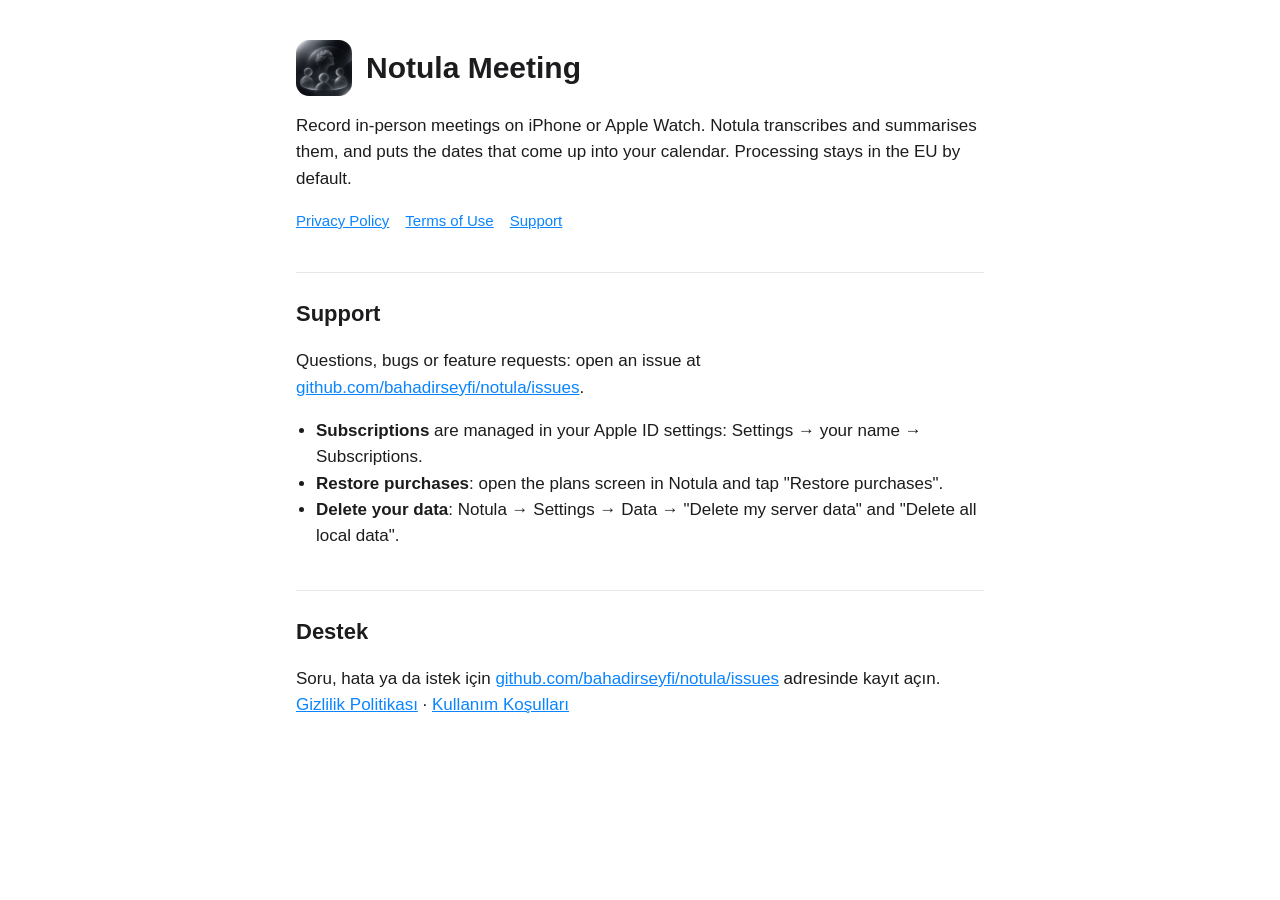
<file: notula/index.html>
<!doctype html>
<html lang="en">
<head>
<meta charset="utf-8">
<meta name="viewport" content="width=device-width, initial-scale=1">
<title>Notula Meeting</title>
<link rel="stylesheet" href="style.css">
<link rel="icon" href="icon.png">
</head>
<body>
<main>
  <header><img src="icon.png" alt=""><h1>Notula Meeting</h1></header>
  <p>Record in-person meetings on iPhone or Apple Watch. Notula transcribes and summarises them, and puts the dates
    that come up into your calendar. Processing stays in the EU by default.</p>
  <nav>
    <a href="privacy/">Privacy Policy</a>
    <a href="terms/">Terms of Use</a>
    <a href="https://github.com/bahadirseyfi/notula/issues">Support</a>
  </nav>

  <h2>Support</h2>
  <p>Questions, bugs or feature requests: open an issue at
    <a href="https://github.com/bahadirseyfi/notula/issues">github.com/bahadirseyfi/notula/issues</a>.</p>
  <ul>
    <li><b>Subscriptions</b> are managed in your Apple ID settings: Settings → your name → Subscriptions.</li>
    <li><b>Restore purchases</b>: open the plans screen in Notula and tap "Restore purchases".</li>
    <li><b>Delete your data</b>: Notula → Settings → Data → "Delete my server data" and "Delete all local data".</li>
  </ul>

  <h2 lang="tr">Destek</h2>
  <p lang="tr">Soru, hata ya da istek için
    <a href="https://github.com/bahadirseyfi/notula/issues">github.com/bahadirseyfi/notula/issues</a> adresinde kayıt açın.
    <a href="privacy/#tr">Gizlilik Politikası</a> · <a href="terms/#tr">Kullanım Koşulları</a></p>
</main>
</body>
</html>
</file>
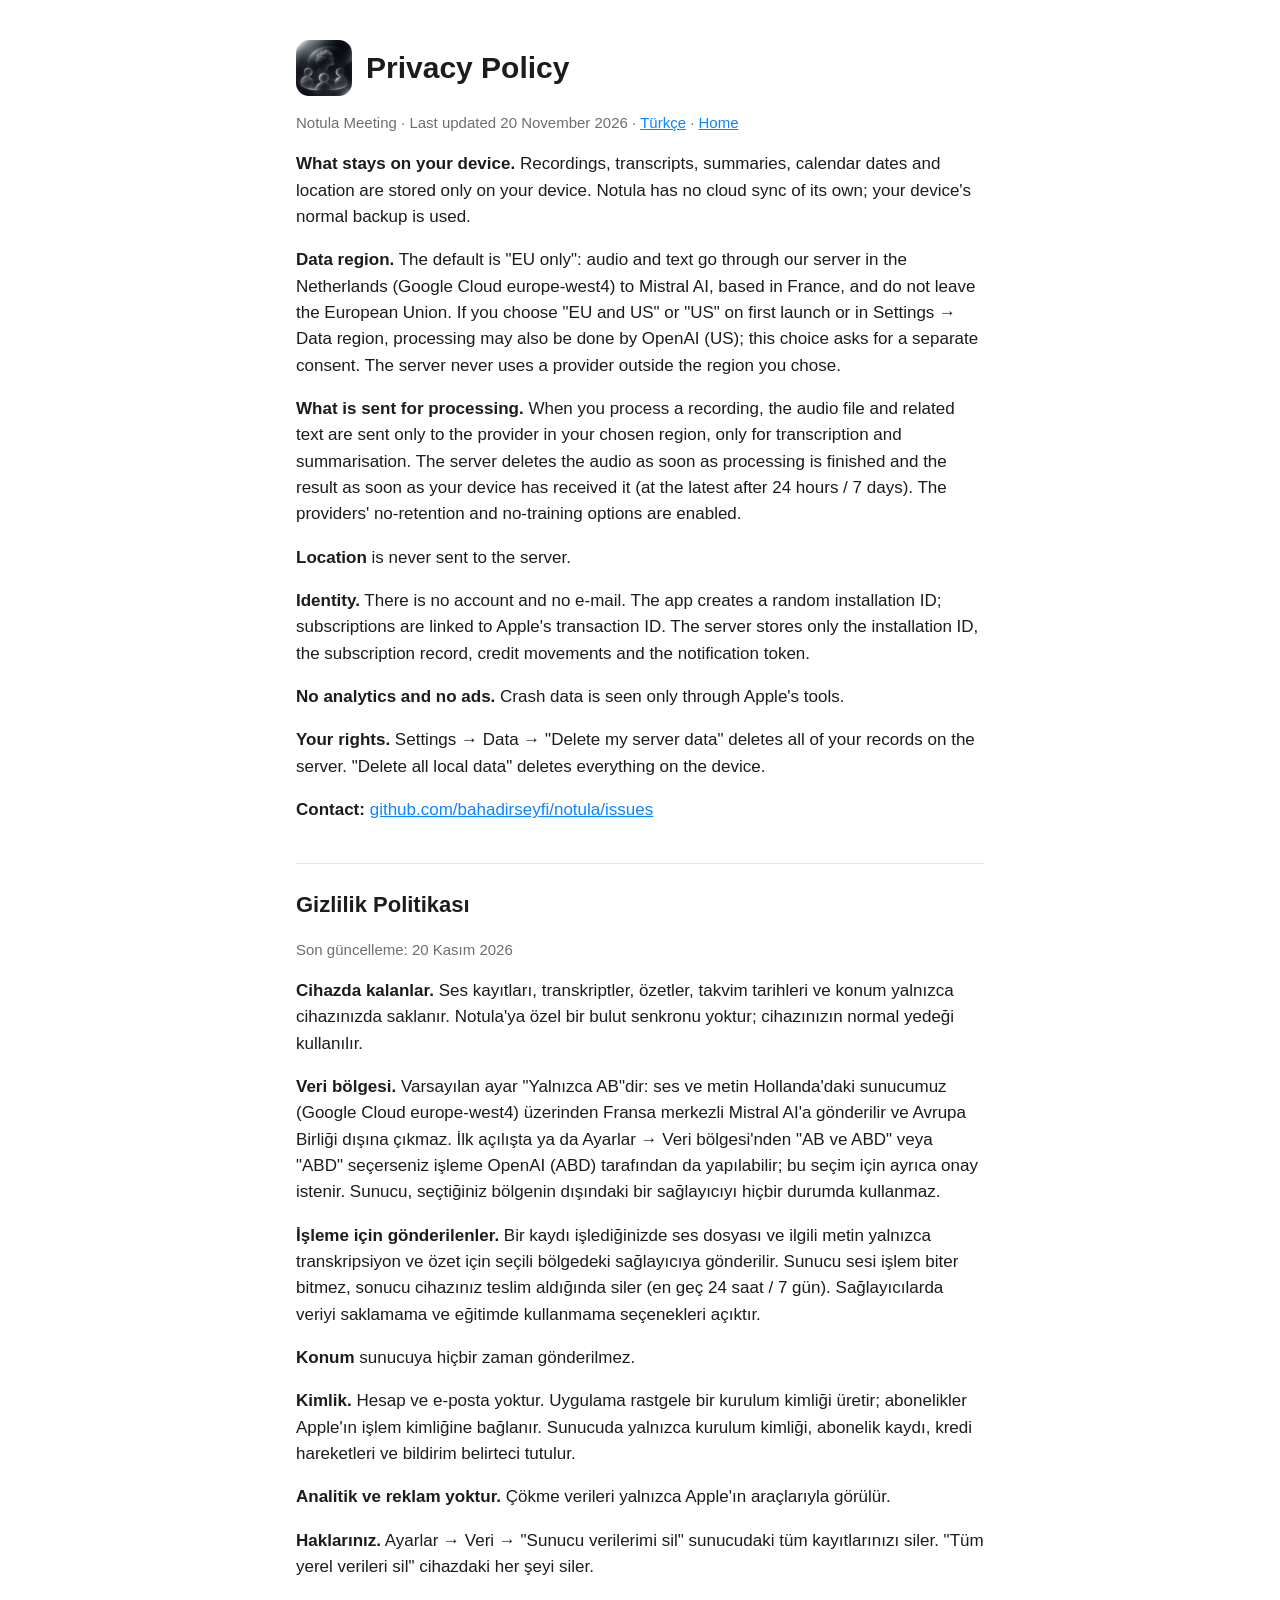
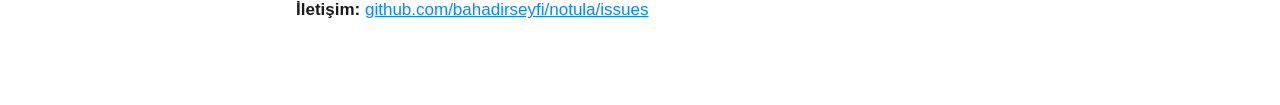
<file: notula/privacy/index.html>
<!doctype html>
<html lang="en">
<head>
<meta charset="utf-8">
<meta name="viewport" content="width=device-width, initial-scale=1">
<title>Notula Privacy Policy</title>
<link rel="stylesheet" href="../style.css">
<link rel="icon" href="../icon.png">
</head>
<body>
<main>
  <header><img src="../icon.png" alt=""><h1>Privacy Policy</h1></header>
  <p class="muted">Notula Meeting · Last updated 20 November 2026 · <a href="#tr">Türkçe</a> · <a href="../">Home</a></p>

  <p><b>What stays on your device.</b> Recordings, transcripts, summaries, calendar dates and location are stored only on
    your device. Notula has no cloud sync of its own; your device's normal backup is used.</p>

  <p><b>Data region.</b> The default is "EU only": audio and text go through our server in the Netherlands
    (Google Cloud europe-west4) to Mistral AI, based in France, and do not leave the European Union. If you choose
    "EU and US" or "US" on first launch or in Settings → Data region, processing may also be done by OpenAI (US); this
    choice asks for a separate consent. The server never uses a provider outside the region you chose.</p>

  <p><b>What is sent for processing.</b> When you process a recording, the audio file and related text are sent only to
    the provider in your chosen region, only for transcription and summarisation. The server deletes the audio as soon as
    processing is finished and the result as soon as your device has received it (at the latest after 24 hours / 7 days).
    The providers' no-retention and no-training options are enabled.</p>

  <p><b>Location</b> is never sent to the server.</p>

  <p><b>Identity.</b> There is no account and no e-mail. The app creates a random installation ID; subscriptions are
    linked to Apple's transaction ID. The server stores only the installation ID, the subscription record, credit
    movements and the notification token.</p>

  <p><b>No analytics and no ads.</b> Crash data is seen only through Apple's tools.</p>

  <p><b>Your rights.</b> Settings → Data → "Delete my server data" deletes all of your records on the server.
    "Delete all local data" deletes everything on the device.</p>

  <p><b>Contact:</b> <a href="https://github.com/bahadirseyfi/notula/issues">github.com/bahadirseyfi/notula/issues</a></p>

  <h2 id="tr" lang="tr">Gizlilik Politikası</h2>
  <div lang="tr">
  <p class="muted">Son güncelleme: 20 Kasım 2026</p>
  <p><b>Cihazda kalanlar.</b> Ses kayıtları, transkriptler, özetler, takvim tarihleri ve konum yalnızca cihazınızda
    saklanır. Notula'ya özel bir bulut senkronu yoktur; cihazınızın normal yedeği kullanılır.</p>
  <p><b>Veri bölgesi.</b> Varsayılan ayar "Yalnızca AB"dir: ses ve metin Hollanda'daki sunucumuz (Google Cloud
    europe-west4) üzerinden Fransa merkezli Mistral AI'a gönderilir ve Avrupa Birliği dışına çıkmaz. İlk açılışta ya da
    Ayarlar → Veri bölgesi'nden "AB ve ABD" veya "ABD" seçerseniz işleme OpenAI (ABD) tarafından da yapılabilir; bu seçim
    için ayrıca onay istenir. Sunucu, seçtiğiniz bölgenin dışındaki bir sağlayıcıyı hiçbir durumda kullanmaz.</p>
  <p><b>İşleme için gönderilenler.</b> Bir kaydı işlediğinizde ses dosyası ve ilgili metin yalnızca transkripsiyon ve
    özet için seçili bölgedeki sağlayıcıya gönderilir. Sunucu sesi işlem biter bitmez, sonucu cihazınız teslim aldığında
    siler (en geç 24 saat / 7 gün). Sağlayıcılarda veriyi saklamama ve eğitimde kullanmama seçenekleri açıktır.</p>
  <p><b>Konum</b> sunucuya hiçbir zaman gönderilmez.</p>
  <p><b>Kimlik.</b> Hesap ve e-posta yoktur. Uygulama rastgele bir kurulum kimliği üretir; abonelikler Apple'ın işlem
    kimliğine bağlanır. Sunucuda yalnızca kurulum kimliği, abonelik kaydı, kredi hareketleri ve bildirim belirteci
    tutulur.</p>
  <p><b>Analitik ve reklam yoktur.</b> Çökme verileri yalnızca Apple'ın araçlarıyla görülür.</p>
  <p><b>Haklarınız.</b> Ayarlar → Veri → "Sunucu verilerimi sil" sunucudaki tüm kayıtlarınızı siler. "Tüm yerel verileri
    sil" cihazdaki her şeyi siler.</p>
  <p><b>İletişim:</b> <a href="https://github.com/bahadirseyfi/notula/issues">github.com/bahadirseyfi/notula/issues</a></p>
  </div>
</main>
</body>
</html>
</file>
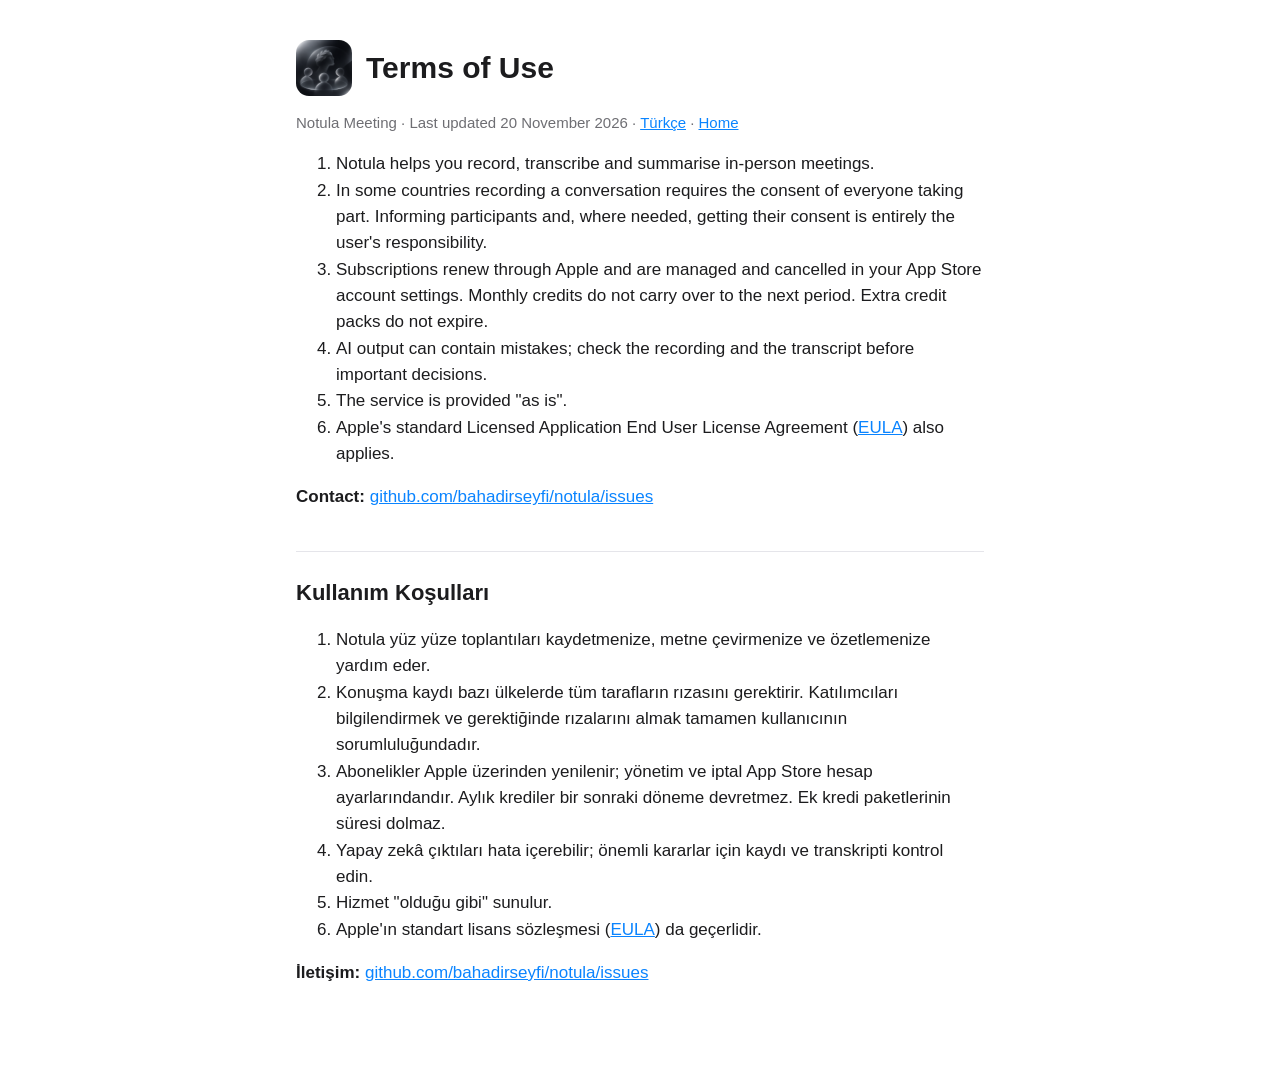
<file: notula/terms/index.html>
<!doctype html>
<html lang="en">
<head>
<meta charset="utf-8">
<meta name="viewport" content="width=device-width, initial-scale=1">
<title>Notula Terms of Use</title>
<link rel="stylesheet" href="../style.css">
<link rel="icon" href="../icon.png">
</head>
<body>
<main>
  <header><img src="../icon.png" alt=""><h1>Terms of Use</h1></header>
  <p class="muted">Notula Meeting · Last updated 20 November 2026 · <a href="#tr">Türkçe</a> · <a href="../">Home</a></p>

  <ol>
    <li>Notula helps you record, transcribe and summarise in-person meetings.</li>
    <li>In some countries recording a conversation requires the consent of everyone taking part. Informing participants
      and, where needed, getting their consent is entirely the user's responsibility.</li>
    <li>Subscriptions renew through Apple and are managed and cancelled in your App Store account settings. Monthly
      credits do not carry over to the next period. Extra credit packs do not expire.</li>
    <li>AI output can contain mistakes; check the recording and the transcript before important decisions.</li>
    <li>The service is provided "as is".</li>
    <li>Apple's standard Licensed Application End User License Agreement
      (<a href="https://www.apple.com/legal/internet-services/itunes/dev/stdeula/">EULA</a>) also applies.</li>
  </ol>

  <p><b>Contact:</b> <a href="https://github.com/bahadirseyfi/notula/issues">github.com/bahadirseyfi/notula/issues</a></p>

  <h2 id="tr" lang="tr">Kullanım Koşulları</h2>
  <div lang="tr">
  <ol>
    <li>Notula yüz yüze toplantıları kaydetmenize, metne çevirmenize ve özetlemenize yardım eder.</li>
    <li>Konuşma kaydı bazı ülkelerde tüm tarafların rızasını gerektirir. Katılımcıları bilgilendirmek ve gerektiğinde
      rızalarını almak tamamen kullanıcının sorumluluğundadır.</li>
    <li>Abonelikler Apple üzerinden yenilenir; yönetim ve iptal App Store hesap ayarlarındandır. Aylık krediler bir sonraki
      döneme devretmez. Ek kredi paketlerinin süresi dolmaz.</li>
    <li>Yapay zekâ çıktıları hata içerebilir; önemli kararlar için kaydı ve transkripti kontrol edin.</li>
    <li>Hizmet "olduğu gibi" sunulur.</li>
    <li>Apple'ın standart lisans sözleşmesi
      (<a href="https://www.apple.com/legal/internet-services/itunes/dev/stdeula/">EULA</a>) da geçerlidir.</li>
  </ol>
  <p><b>İletişim:</b> <a href="https://github.com/bahadirseyfi/notula/issues">github.com/bahadirseyfi/notula/issues</a></p>
  </div>
</main>
</body>
</html>
</file>
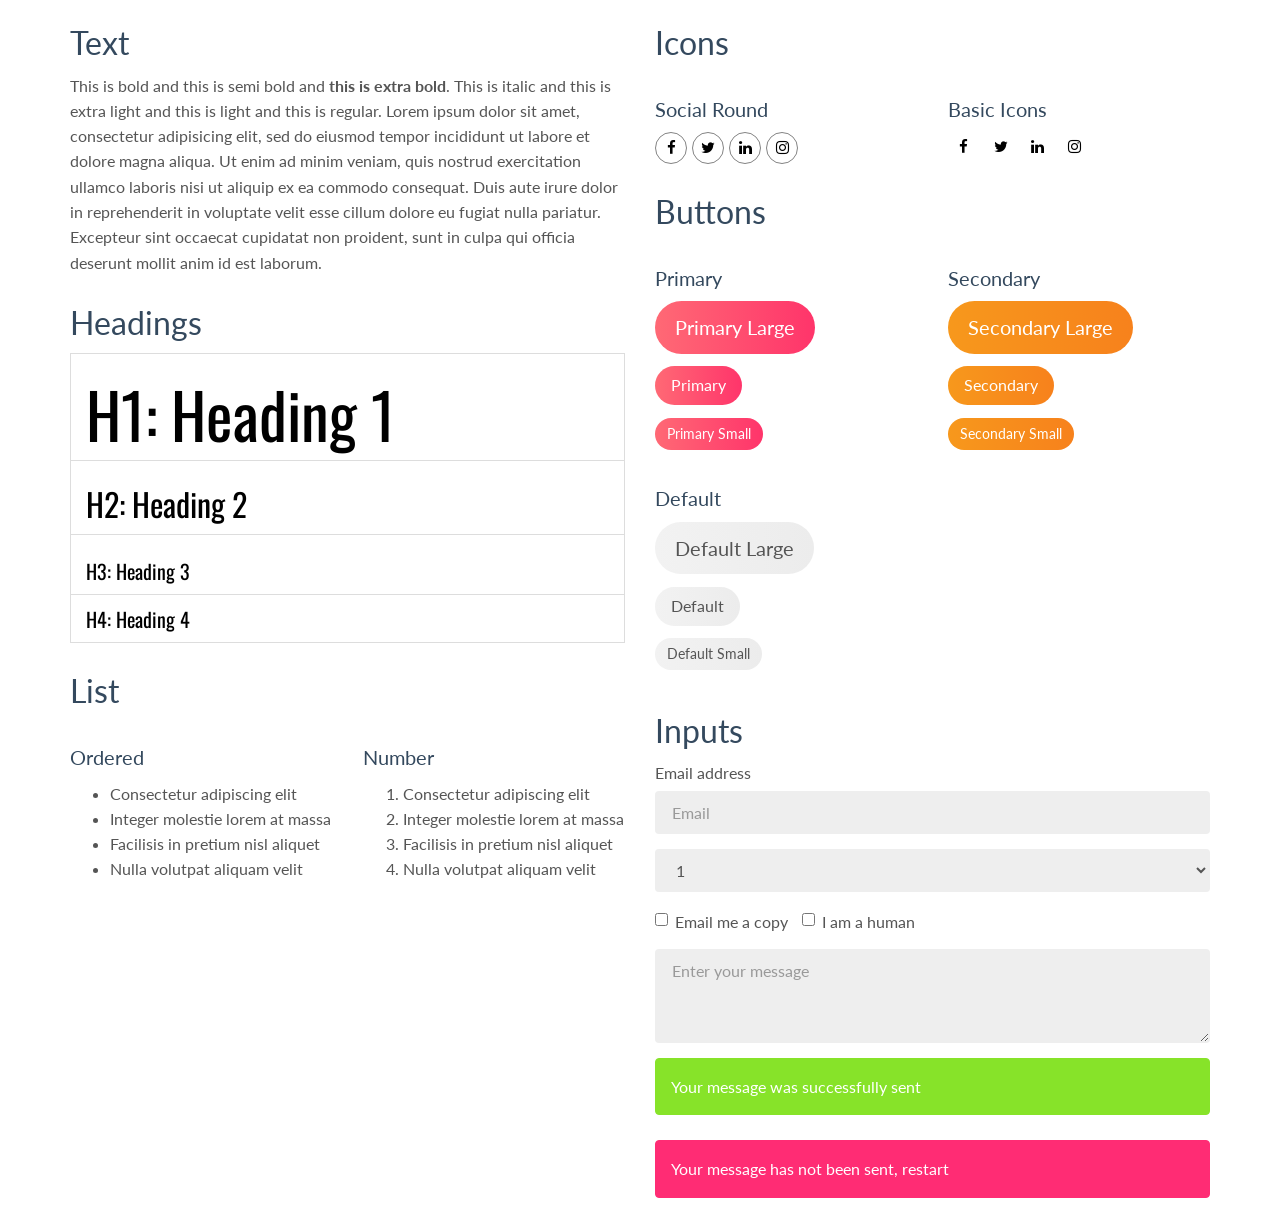
<file: components.html>
<!DOCTYPE html>
<html lang="en">

<head>
  <meta charset="UTF-8">
  <meta content="IE=edge" http-equiv="X-UA-Compatible">
  <meta content="width=device-width,initial-scale=1" name="viewport">
  <meta content="description" name="description">
  <meta name="google" content="notranslate" />
  <meta content="Mashup templates have been developped by Orson.io team" name="author">

  <!-- Disable tap highlight on IE -->
  <meta name="msapplication-tap-highlight" content="no">
  
  <link rel="apple-touch-icon" sizes="180x180" href="./assets/apple-icon-180x180.png">
  <link href="./assets/favicon.ico" rel="icon">

  <title>Title page</title>  

<link href="./main.d8e0d294.css" rel="stylesheet"></head>

<body class="white">


<!-- Add your site or app content here -->
  <div class="container">
    <div class="row">
      <div class="col-xs-12 col-md-6">

        <div class="template-example">
          <h2 class="template-title-example">Text</h2>
          <p>This is bold and this is semi bold and <b>this is extra bold</b>. This is italic and this is extra light and this is light
          and this is regular. Lorem ipsum dolor sit amet, consectetur adipisicing elit, sed do eiusmod
          tempor incididunt ut labore et dolore magna aliqua. Ut enim ad minim veniam,
          quis nostrud exercitation ullamco laboris nisi ut aliquip ex ea commodo
          consequat. Duis aute irure dolor in reprehenderit in voluptate velit esse
          cillum dolore eu fugiat nulla pariatur. Excepteur sint occaecat cupidatat non
          proident, sunt in culpa qui officia deserunt mollit anim id est laborum.
          </p>
        </div>

        <div class="template-example">
          <h2 class="template-title-example">Headings</h2>
          
          <table class="table table-bordered">
            <tr><td><h1>H1: Heading 1</h1></td></tr>
            <tr><td><h2>H2: Heading 2</h2></td></tr>
            <tr><td><h3>H3: Heading 3</h3></td></tr>
            <tr><td><h4>H4: Heading 4</h4></td></tr>
          </table>
          
        </div>

        
        <div class="template-example">
          <h2 class="template-title-example">List</h2>
          <div class="row">
            <div class="col-md-6">
              <h3 class="template-title-example">Ordered</h3>
              <ul>
                <li>Consectetur adipiscing elit</li>
                <li>Integer molestie lorem at massa</li>
                <li>Facilisis in pretium nisl aliquet</li>
                <li>Nulla volutpat aliquam velit</li>
              </ul>
            </div>
            <div class="col-md-6">
              <h3 class="template-title-example">Number</h3>
              <ol>
                <li>Consectetur adipiscing elit</li>
                <li>Integer molestie lorem at massa</li>
                <li>Facilisis in pretium nisl aliquet</li>
                <li>Nulla volutpat aliquam velit</li>
              </ol>
            </div>
          </div>
        </div>
        
      </div>

      <div class="col-xs-12 col-md-6">
        <div class="template-example">
          <h2 class="template-title-example">Icons</h2>
          
          <div class="row">
            <div class="col-md-6">
              <h3 class="template-title-example">Social Round</h2>
              <ul class="list-icons">
                <li>
                  <a href="" class="social-round-icon fa-icon">
                    <i class="fa fa-facebook"></i>
                  </a>
                </li>
                <li>
                  <a href="" class="social-round-icon fa-icon">
                    <i class="fa fa-twitter"></i>
                  </a>
                </li>
                <li>
                  <a href="" class="social-round-icon fa-icon">
                    <i class="fa fa-linkedin"></i>
                  </a>
                </li>
                <li>
                  <a href="" class="social-round-icon fa-icon">
                    <i class="fa fa-instagram"></i>
                  </a>
                </li>
              </ul>
            </div>
            <div class="col-md-6">
               <h3 class="template-title-example">Basic Icons</h2>
                <ul class="list-icons">
                  <li>
                    <span class="fa-icon">
                      <i class="fa fa-facebook"></i>
                    </span>
                  </li>
                  <li>
                    <span class="fa-icon">
                      <i class="fa fa-twitter"></i>
                    </span>
                  </li>
                  <li>
                    <span class="fa-icon">
                      <i class="fa fa-linkedin"></i>
                    </span>
                  </li>
                  <li>
                    <span class="fa-icon">
                      <i class="fa fa-instagram"></i>
                    </span>
                  </li>
                </ul>
            </div>

          </div>


          


        </div>

        <div class="template-example">
          <h2 class="template-title-example">Buttons</h2>
          <div class="row">
            <div class="col-md-6">
              <h3 class="template-title-example">Primary</h2>
              <div class="row">
                  <div class="col-md-6">
                  <p><a href="" class="btn btn-primary btn-lg">Primary Large</a></p>
                  <p><a href="" class="btn btn-primary">Primary </a></p>
                  <p><a href="" class="btn btn-primary btn-sm">Primary Small</a></p>
                </div>
              </div>

              <h3 class="template-title-example">Default</h2>
              <div class="row">
                  <div class="col-md-6">
                  <p><a href="" class="btn btn-default btn-lg">Default Large</a></p>
                  <p><a href="" class="btn btn-default">Default </a></p>
                  <p><a href="" class="btn btn-default btn-sm">Default Small</a></p>
                </div>
              </div>

            </div>

            <div class="col-md-6">
              <h3 class="template-title-example">Secondary</h2>
              <div class="row">
                  <div class="col-md-6">
                  <p><a href="" class="btn btn-info btn-lg">Secondary Large</a></p>
                  <p><a href="" class="btn btn-info">Secondary </a></p>
                  <p><a href="" class="btn btn-info btn-sm">Secondary Small</a></p>
                </div>
              </div>
            </div>
          </div>
        </div>
        
        <div class="template-example">
          <h2 class="template-title-example">Inputs</h2>

            <div class="form-group">
              <label for="exampleInputEmail1">Email address</label>
              <input type="email" class="form-control" id="exampleInputEmail1" placeholder="Email">
            </div>

            <div class="form-group">
              <select class="form-control">
                <option>1</option>
                <option>2</option>
                <option>3</option>
                <option>4</option>
                <option>5</option>
              </select>
            </div>

            <div class="form-group">
              <label class="checkbox-inline">
                <input 
                type="checkbox" id="inlineCheckbox1" value="option1"> Email me a copy
              </label>
              <label class="checkbox-inline">
                <input type="checkbox" id="inlineCheckbox2" value="option2"> I am a human
              </label>
            </div>

            <div class="form-group">
              <textarea class="form-control" rows="3" placeholder="Enter your message"></textarea>
            </div>
            
            <div class="alert alert-success" role="alert">Your message was successfully sent</div>
            <div class="alert alert-danger" role="alert">Your message has not been sent, restart</div>
        </div>




      </div>
    </div>
  </div>

<script type="text/javascript" src="./main.bc58148c.js"></script>
</file>
<file: notula/style.css>
:root { --bg: #ffffff; --fg: #1c1c1e; --muted: #6e6e73; --line: #e5e5ea; --accent: #0a84ff; }
@media (prefers-color-scheme: dark) {
  :root { --bg: #000000; --fg: #f2f2f7; --muted: #98989d; --line: #2c2c2e; --accent: #409cff; }
}
* { box-sizing: border-box; }
body { margin: 0; background: var(--bg); color: var(--fg);
  font: 17px/1.55 -apple-system, BlinkMacSystemFont, "Segoe UI", Roboto, sans-serif; }
main { max-width: 720px; margin: 0 auto; padding: 40px 16px 64px; }
header { display: flex; align-items: center; gap: 14px; margin-bottom: 8px; }
header img { width: 56px; height: 56px; border-radius: 13px; }
h1 { font-size: 30px; margin: 0; }
h2 { font-size: 22px; margin: 40px 0 8px; padding-top: 24px; border-top: 1px solid var(--line); }
.muted { color: var(--muted); font-size: 15px; }
a { color: var(--accent); }
nav { display: flex; gap: 16px; flex-wrap: wrap; margin: 16px 0 0; font-size: 15px; }
ul { padding-left: 20px; }
</file>
<file: main.d8e0d294.css>
@import url(https://fonts.googleapis.com/css?family=Lato:400,700|Oswald);@import url(https://maxcdn.bootstrapcdn.com/font-awesome/4.7.0/css/font-awesome.min.css);/*!
 * Bootstrap v3.3.7 (http://getbootstrap.com)
 * Copyright 2011-2016 Twitter, Inc.
 * Licensed under MIT (https://github.com/twbs/bootstrap/blob/master/LICENSE)
 */
/*! normalize.css v3.0.3 | MIT License | github.com/necolas/normalize.css */html{font-family:sans-serif;-ms-text-size-adjust:100%;-webkit-text-size-adjust:100%}body{margin:0}article,aside,details,figcaption,figure,footer,header,hgroup,main,menu,nav,section,summary{display:block}audio,canvas,progress,video{display:inline-block;vertical-align:baseline}audio:not([controls]){display:none;height:0}[hidden],template{display:none}a{background-color:transparent}a:active,a:hover{outline:0}abbr[title]{border-bottom:1px dotted}b,strong{font-weight:700}dfn{font-style:italic}h1{font-size:2em;margin:.67em 0}mark{background:#ff0;color:#000}small{font-size:80%}sub,sup{font-size:75%;line-height:0;position:relative;vertical-align:baseline}sup{top:-.5em}sub{bottom:-.25em}img{border:0}svg:not(:root){overflow:hidden}figure{margin:1em 40px}hr{box-sizing:content-box;height:0}pre{overflow:auto}code,kbd,pre,samp{font-family:monospace,monospace;font-size:1em}button,input,optgroup,select,textarea{color:inherit;font:inherit;margin:0}button{overflow:visible}button,select{text-transform:none}button,html input[type=button],input[type=reset],input[type=submit]{-webkit-appearance:button;cursor:pointer}button[disabled],html input[disabled]{cursor:default}button::-moz-focus-inner,input::-moz-focus-inner{border:0;padding:0}input{line-height:normal}input[type=checkbox],input[type=radio]{box-sizing:border-box;padding:0}input[type=number]::-webkit-inner-spin-button,input[type=number]::-webkit-outer-spin-button{height:auto}input[type=search]{-webkit-appearance:textfield;box-sizing:content-box}input[type=search]::-webkit-search-cancel-button,input[type=search]::-webkit-search-decoration{-webkit-appearance:none}fieldset{border:1px solid silver;margin:0 2px;padding:.35em .625em .75em}textarea{overflow:auto}optgroup{font-weight:700}table{border-collapse:collapse;border-spacing:0}td,th{padding:0}

/*! Source: https://github.com/h5bp/html5-boilerplate/blob/master/src/css/main.css */@media print{*,:after,:before{background:transparent!important;color:#000!important;box-shadow:none!important;text-shadow:none!important}a,a:visited{text-decoration:underline}a[href]:after{content:" (" attr(href) ")"}abbr[title]:after{content:" (" attr(title) ")"}a[href^="#"]:after,a[href^="javascript:"]:after{content:""}blockquote,pre{border:1px solid #999;page-break-inside:avoid}thead{display:table-header-group}img,tr{page-break-inside:avoid}img{max-width:100%!important}h2,h3,p{orphans:3;widows:3}h2,h3{page-break-after:avoid}.navbar{display:none}.btn>.caret,.dropup>.btn>.caret{border-top-color:#000!important}.label{border:1px solid #000}.table{border-collapse:collapse!important}.table td,.table th{background-color:#fff!important}.table-bordered td,.table-bordered th{border:1px solid #ddd!important}}*,:after,:before{-webkit-box-sizing:border-box;-moz-box-sizing:border-box;box-sizing:border-box}html{font-size:10px;-webkit-tap-highlight-color:transparent}body{font-family:Lato,Helvetica,Arial,sans-serif;font-size:16px;line-height:1.58;color:#555;background-color:#fff}button,input,select,textarea{font-family:inherit;font-size:inherit;line-height:inherit}a{color:#ff0060;text-decoration:none}a:focus,a:hover{color:#b30043;text-decoration:underline}a:focus{outline:5px auto -webkit-focus-ring-color;outline-offset:-2px}figure{margin:0}img{vertical-align:middle}.img-responsive{display:block;max-width:100%;height:auto}.img-rounded{border-radius:6px}.img-thumbnail{padding:4px;line-height:1.58;background-color:#fff;border:1px solid #ddd;border-radius:4px;-webkit-transition:all .2s ease-in-out;-o-transition:all .2s ease-in-out;transition:all .2s ease-in-out;display:inline-block;max-width:100%;height:auto}.img-circle{border-radius:50%}hr{margin-top:25px;margin-bottom:25px;border:0;border-top:1px solid #eee}.sr-only{position:absolute;width:1px;height:1px;margin:-1px;padding:0;overflow:hidden;clip:rect(0,0,0,0);border:0}.sr-only-focusable:active,.sr-only-focusable:focus{position:static;width:auto;height:auto;margin:0;overflow:visible;clip:auto}[role=button]{cursor:pointer}.h1,.h2,.h3,.h4,.h5,.h6,h1,h2,h3,h4,h5,h6{font-family:Oswald,Helvetica,Arial,sans-serif;font-weight:400;line-height:1.1;color:#000}.h1 .small,.h1 small,.h2 .small,.h2 small,.h3 .small,.h3 small,.h4 .small,.h4 small,.h5 .small,.h5 small,.h6 .small,.h6 small,h1 .small,h1 small,h2 .small,h2 small,h3 .small,h3 small,h4 .small,h4 small,h5 .small,h5 small,h6 .small,h6 small{font-weight:400;line-height:1;color:#777}.h1,.h2,.h3,h1,h2,h3{margin-top:25px;margin-bottom:12.5px}.h1 .small,.h1 small,.h2 .small,.h2 small,.h3 .small,.h3 small,h1 .small,h1 small,h2 .small,h2 small,h3 .small,h3 small{font-size:65%}.h4,.h5,.h6,h4,h5,h6{margin-top:12.5px;margin-bottom:12.5px}.h4 .small,.h4 small,.h5 .small,.h5 small,.h6 .small,.h6 small,h4 .small,h4 small,h5 .small,h5 small,h6 .small,h6 small{font-size:75%}.h1,h1{font-size:63px}.h2,h2{font-size:27px}.h3,.h4,h3,h4{font-size:20px}.h5,h5{font-size:18px}.h6,h6{font-size:14px}p{margin:0 0 12.5px}.lead{margin-bottom:25px;font-size:18px;font-weight:300;line-height:1.4}@media (min-width:768px){.lead{font-size:24px}}.small,small{font-size:87%}.mark,mark{background-color:#fcf8e3;padding:.2em}.text-left{text-align:left}.text-right{text-align:right}.text-center{text-align:center}.text-justify{text-align:justify}.text-nowrap{white-space:nowrap}.text-lowercase{text-transform:lowercase}.initialism,.text-uppercase{text-transform:uppercase}.text-capitalize{text-transform:capitalize}.text-muted{color:#777}.text-primary{color:#ff0060}a.text-primary:focus,a.text-primary:hover{color:#cc004d}.text-success{color:#fff}a.text-success:focus,a.text-success:hover{color:#e6e6e6}.text-info{color:#31708f}a.text-info:focus,a.text-info:hover{color:#245269}.text-warning{color:#8a6d3b}a.text-warning:focus,a.text-warning:hover{color:#66512c}.text-danger{color:#fff}a.text-danger:focus,a.text-danger:hover{color:#e6e6e6}.bg-primary{color:#fff;background-color:#ff0060}a.bg-primary:focus,a.bg-primary:hover{background-color:#cc004d}.bg-success{background-color:#87e329}a.bg-success:focus,a.bg-success:hover{background-color:#6dc019}.bg-info{background-color:#d9edf7}a.bg-info:focus,a.bg-info:hover{background-color:#afd9ee}.bg-warning{background-color:#fcf8e3}a.bg-warning:focus,a.bg-warning:hover{background-color:#f7ecb5}.bg-danger{background-color:#ff2c74}a.bg-danger:focus,a.bg-danger:hover{background-color:#f80055}.page-header{padding-bottom:11.5px;margin:50px 0 25px;border-bottom:1px solid #eee}ol,ul{margin-top:0;margin-bottom:12.5px}ol ol,ol ul,ul ol,ul ul{margin-bottom:0}.list-inline,.list-unstyled{padding-left:0;list-style:none}.list-inline{margin-left:-5px}.list-inline>li{display:inline-block;padding-left:5px;padding-right:5px}dl{margin-top:0;margin-bottom:25px}dd,dt{line-height:1.58}dt{font-weight:700}dd{margin-left:0}.dl-horizontal dd:after,.dl-horizontal dd:before{content:" ";display:table}.dl-horizontal dd:after{clear:both}@media (min-width:768px){.dl-horizontal dt{float:left;width:160px;clear:left;text-align:right;overflow:hidden;text-overflow:ellipsis;white-space:nowrap}.dl-horizontal dd{margin-left:180px}}abbr[data-original-title],abbr[title]{cursor:help;border-bottom:1px dotted #777}.initialism{font-size:90%}blockquote{padding:12.5px 25px;margin:0 0 25px;font-size:20px;border-left:5px solid #eee}blockquote ol:last-child,blockquote p:last-child,blockquote ul:last-child{margin-bottom:0}blockquote .small,blockquote footer,blockquote small{display:block;font-size:80%;line-height:1.58;color:#777}blockquote .small:before,blockquote footer:before,blockquote small:before{content:"\2014   \A0"}.blockquote-reverse,blockquote.pull-right{padding-right:15px;padding-left:0;border-right:5px solid #eee;border-left:0;text-align:right}.blockquote-reverse .small:before,.blockquote-reverse footer:before,.blockquote-reverse small:before,blockquote.pull-right .small:before,blockquote.pull-right footer:before,blockquote.pull-right small:before{content:""}.blockquote-reverse .small:after,.blockquote-reverse footer:after,.blockquote-reverse small:after,blockquote.pull-right .small:after,blockquote.pull-right footer:after,blockquote.pull-right small:after{content:"\A0   \2014"}address{margin-bottom:25px;font-style:normal;line-height:1.58}code,kbd,pre,samp{font-family:Menlo,Monaco,Consolas,Courier New,monospace}code{color:#c7254e;background-color:#f9f2f4;border-radius:4px}code,kbd{padding:2px 4px;font-size:90%}kbd{color:#fff;background-color:#333;border-radius:3px;box-shadow:inset 0 -1px 0 rgba(0,0,0,.25)}kbd kbd{padding:0;font-size:100%;font-weight:700;box-shadow:none}pre{display:block;padding:12px;margin:0 0 12.5px;font-size:15px;line-height:1.58;word-break:break-all;word-wrap:break-word;color:#333;background-color:#f5f5f5;border:1px solid #ccc;border-radius:4px}pre code{padding:0;font-size:inherit;color:inherit;white-space:pre-wrap;background-color:transparent;border-radius:0}.pre-scrollable{max-height:340px;overflow-y:scroll}.container{margin-right:auto;margin-left:auto;padding-left:15px;padding-right:15px}.container:after,.container:before{content:" ";display:table}.container:after{clear:both}@media (min-width:768px){.container{width:750px}}@media (min-width:992px){.container{width:970px}}@media (min-width:1200px){.container{width:1170px}}.container-fluid{margin-right:auto;margin-left:auto;padding-left:15px;padding-right:15px}.container-fluid:after,.container-fluid:before{content:" ";display:table}.container-fluid:after{clear:both}.row{margin-left:-15px;margin-right:-15px}.row:after,.row:before{content:" ";display:table}.row:after{clear:both}.col-lg-1,.col-lg-2,.col-lg-3,.col-lg-4,.col-lg-5,.col-lg-6,.col-lg-7,.col-lg-8,.col-lg-9,.col-lg-10,.col-lg-11,.col-lg-12,.col-md-1,.col-md-2,.col-md-3,.col-md-4,.col-md-5,.col-md-6,.col-md-7,.col-md-8,.col-md-9,.col-md-10,.col-md-11,.col-md-12,.col-sm-1,.col-sm-2,.col-sm-3,.col-sm-4,.col-sm-5,.col-sm-6,.col-sm-7,.col-sm-8,.col-sm-9,.col-sm-10,.col-sm-11,.col-sm-12,.col-xs-1,.col-xs-2,.col-xs-3,.col-xs-4,.col-xs-5,.col-xs-6,.col-xs-7,.col-xs-8,.col-xs-9,.col-xs-10,.col-xs-11,.col-xs-12{position:relative;min-height:1px;padding-left:15px;padding-right:15px}.col-xs-1,.col-xs-2,.col-xs-3,.col-xs-4,.col-xs-5,.col-xs-6,.col-xs-7,.col-xs-8,.col-xs-9,.col-xs-10,.col-xs-11,.col-xs-12{float:left}.col-xs-1{width:8.33333%}.col-xs-2{width:16.66667%}.col-xs-3{width:25%}.col-xs-4{width:33.33333%}.col-xs-5{width:41.66667%}.col-xs-6{width:50%}.col-xs-7{width:58.33333%}.col-xs-8{width:66.66667%}.col-xs-9{width:75%}.col-xs-10{width:83.33333%}.col-xs-11{width:91.66667%}.col-xs-12{width:100%}.col-xs-pull-0{right:auto}.col-xs-pull-1{right:8.33333%}.col-xs-pull-2{right:16.66667%}.col-xs-pull-3{right:25%}.col-xs-pull-4{right:33.33333%}.col-xs-pull-5{right:41.66667%}.col-xs-pull-6{right:50%}.col-xs-pull-7{right:58.33333%}.col-xs-pull-8{right:66.66667%}.col-xs-pull-9{right:75%}.col-xs-pull-10{right:83.33333%}.col-xs-pull-11{right:91.66667%}.col-xs-pull-12{right:100%}.col-xs-push-0{left:auto}.col-xs-push-1{left:8.33333%}.col-xs-push-2{left:16.66667%}.col-xs-push-3{left:25%}.col-xs-push-4{left:33.33333%}.col-xs-push-5{left:41.66667%}.col-xs-push-6{left:50%}.col-xs-push-7{left:58.33333%}.col-xs-push-8{left:66.66667%}.col-xs-push-9{left:75%}.col-xs-push-10{left:83.33333%}.col-xs-push-11{left:91.66667%}.col-xs-push-12{left:100%}.col-xs-offset-0{margin-left:0}.col-xs-offset-1{margin-left:8.33333%}.col-xs-offset-2{margin-left:16.66667%}.col-xs-offset-3{margin-left:25%}.col-xs-offset-4{margin-left:33.33333%}.col-xs-offset-5{margin-left:41.66667%}.col-xs-offset-6{margin-left:50%}.col-xs-offset-7{margin-left:58.33333%}.col-xs-offset-8{margin-left:66.66667%}.col-xs-offset-9{margin-left:75%}.col-xs-offset-10{margin-left:83.33333%}.col-xs-offset-11{margin-left:91.66667%}.col-xs-offset-12{margin-left:100%}@media (min-width:768px){.col-sm-1,.col-sm-2,.col-sm-3,.col-sm-4,.col-sm-5,.col-sm-6,.col-sm-7,.col-sm-8,.col-sm-9,.col-sm-10,.col-sm-11,.col-sm-12{float:left}.col-sm-1{width:8.33333%}.col-sm-2{width:16.66667%}.col-sm-3{width:25%}.col-sm-4{width:33.33333%}.col-sm-5{width:41.66667%}.col-sm-6{width:50%}.col-sm-7{width:58.33333%}.col-sm-8{width:66.66667%}.col-sm-9{width:75%}.col-sm-10{width:83.33333%}.col-sm-11{width:91.66667%}.col-sm-12{width:100%}.col-sm-pull-0{right:auto}.col-sm-pull-1{right:8.33333%}.col-sm-pull-2{right:16.66667%}.col-sm-pull-3{right:25%}.col-sm-pull-4{right:33.33333%}.col-sm-pull-5{right:41.66667%}.col-sm-pull-6{right:50%}.col-sm-pull-7{right:58.33333%}.col-sm-pull-8{right:66.66667%}.col-sm-pull-9{right:75%}.col-sm-pull-10{right:83.33333%}.col-sm-pull-11{right:91.66667%}.col-sm-pull-12{right:100%}.col-sm-push-0{left:auto}.col-sm-push-1{left:8.33333%}.col-sm-push-2{left:16.66667%}.col-sm-push-3{left:25%}.col-sm-push-4{left:33.33333%}.col-sm-push-5{left:41.66667%}.col-sm-push-6{left:50%}.col-sm-push-7{left:58.33333%}.col-sm-push-8{left:66.66667%}.col-sm-push-9{left:75%}.col-sm-push-10{left:83.33333%}.col-sm-push-11{left:91.66667%}.col-sm-push-12{left:100%}.col-sm-offset-0{margin-left:0}.col-sm-offset-1{margin-left:8.33333%}.col-sm-offset-2{margin-left:16.66667%}.col-sm-offset-3{margin-left:25%}.col-sm-offset-4{margin-left:33.33333%}.col-sm-offset-5{margin-left:41.66667%}.col-sm-offset-6{margin-left:50%}.col-sm-offset-7{margin-left:58.33333%}.col-sm-offset-8{margin-left:66.66667%}.col-sm-offset-9{margin-left:75%}.col-sm-offset-10{margin-left:83.33333%}.col-sm-offset-11{margin-left:91.66667%}.col-sm-offset-12{margin-left:100%}}@media (min-width:992px){.col-md-1,.col-md-2,.col-md-3,.col-md-4,.col-md-5,.col-md-6,.col-md-7,.col-md-8,.col-md-9,.col-md-10,.col-md-11,.col-md-12{float:left}.col-md-1{width:8.33333%}.col-md-2{width:16.66667%}.col-md-3{width:25%}.col-md-4{width:33.33333%}.col-md-5{width:41.66667%}.col-md-6{width:50%}.col-md-7{width:58.33333%}.col-md-8{width:66.66667%}.col-md-9{width:75%}.col-md-10{width:83.33333%}.col-md-11{width:91.66667%}.col-md-12{width:100%}.col-md-pull-0{right:auto}.col-md-pull-1{right:8.33333%}.col-md-pull-2{right:16.66667%}.col-md-pull-3{right:25%}.col-md-pull-4{right:33.33333%}.col-md-pull-5{right:41.66667%}.col-md-pull-6{right:50%}.col-md-pull-7{right:58.33333%}.col-md-pull-8{right:66.66667%}.col-md-pull-9{right:75%}.col-md-pull-10{right:83.33333%}.col-md-pull-11{right:91.66667%}.col-md-pull-12{right:100%}.col-md-push-0{left:auto}.col-md-push-1{left:8.33333%}.col-md-push-2{left:16.66667%}.col-md-push-3{left:25%}.col-md-push-4{left:33.33333%}.col-md-push-5{left:41.66667%}.col-md-push-6{left:50%}.col-md-push-7{left:58.33333%}.col-md-push-8{left:66.66667%}.col-md-push-9{left:75%}.col-md-push-10{left:83.33333%}.col-md-push-11{left:91.66667%}.col-md-push-12{left:100%}.col-md-offset-0{margin-left:0}.col-md-offset-1{margin-left:8.33333%}.col-md-offset-2{margin-left:16.66667%}.col-md-offset-3{margin-left:25%}.col-md-offset-4{margin-left:33.33333%}.col-md-offset-5{margin-left:41.66667%}.col-md-offset-6{margin-left:50%}.col-md-offset-7{margin-left:58.33333%}.col-md-offset-8{margin-left:66.66667%}.col-md-offset-9{margin-left:75%}.col-md-offset-10{margin-left:83.33333%}.col-md-offset-11{margin-left:91.66667%}.col-md-offset-12{margin-left:100%}}@media (min-width:1200px){.col-lg-1,.col-lg-2,.col-lg-3,.col-lg-4,.col-lg-5,.col-lg-6,.col-lg-7,.col-lg-8,.col-lg-9,.col-lg-10,.col-lg-11,.col-lg-12{float:left}.col-lg-1{width:8.33333%}.col-lg-2{width:16.66667%}.col-lg-3{width:25%}.col-lg-4{width:33.33333%}.col-lg-5{width:41.66667%}.col-lg-6{width:50%}.col-lg-7{width:58.33333%}.col-lg-8{width:66.66667%}.col-lg-9{width:75%}.col-lg-10{width:83.33333%}.col-lg-11{width:91.66667%}.col-lg-12{width:100%}.col-lg-pull-0{right:auto}.col-lg-pull-1{right:8.33333%}.col-lg-pull-2{right:16.66667%}.col-lg-pull-3{right:25%}.col-lg-pull-4{right:33.33333%}.col-lg-pull-5{right:41.66667%}.col-lg-pull-6{right:50%}.col-lg-pull-7{right:58.33333%}.col-lg-pull-8{right:66.66667%}.col-lg-pull-9{right:75%}.col-lg-pull-10{right:83.33333%}.col-lg-pull-11{right:91.66667%}.col-lg-pull-12{right:100%}.col-lg-push-0{left:auto}.col-lg-push-1{left:8.33333%}.col-lg-push-2{left:16.66667%}.col-lg-push-3{left:25%}.col-lg-push-4{left:33.33333%}.col-lg-push-5{left:41.66667%}.col-lg-push-6{left:50%}.col-lg-push-7{left:58.33333%}.col-lg-push-8{left:66.66667%}.col-lg-push-9{left:75%}.col-lg-push-10{left:83.33333%}.col-lg-push-11{left:91.66667%}.col-lg-push-12{left:100%}.col-lg-offset-0{margin-left:0}.col-lg-offset-1{margin-left:8.33333%}.col-lg-offset-2{margin-left:16.66667%}.col-lg-offset-3{margin-left:25%}.col-lg-offset-4{margin-left:33.33333%}.col-lg-offset-5{margin-left:41.66667%}.col-lg-offset-6{margin-left:50%}.col-lg-offset-7{margin-left:58.33333%}.col-lg-offset-8{margin-left:66.66667%}.col-lg-offset-9{margin-left:75%}.col-lg-offset-10{margin-left:83.33333%}.col-lg-offset-11{margin-left:91.66667%}.col-lg-offset-12{margin-left:100%}}table{background-color:transparent}caption{padding-top:8px;padding-bottom:8px;color:#777}caption,th{text-align:left}.table{width:100%;max-width:100%;margin-bottom:25px}.table>tbody>tr>td,.table>tbody>tr>th,.table>tfoot>tr>td,.table>tfoot>tr>th,.table>thead>tr>td,.table>thead>tr>th{padding:8px;line-height:1.58;vertical-align:top;border-top:1px solid #ddd}.table>thead>tr>th{vertical-align:bottom;border-bottom:2px solid #ddd}.table>caption+thead>tr:first-child>td,.table>caption+thead>tr:first-child>th,.table>colgroup+thead>tr:first-child>td,.table>colgroup+thead>tr:first-child>th,.table>thead:first-child>tr:first-child>td,.table>thead:first-child>tr:first-child>th{border-top:0}.table>tbody+tbody{border-top:2px solid #ddd}.table .table{background-color:#fff}.table-condensed>tbody>tr>td,.table-condensed>tbody>tr>th,.table-condensed>tfoot>tr>td,.table-condensed>tfoot>tr>th,.table-condensed>thead>tr>td,.table-condensed>thead>tr>th{padding:5px}.table-bordered,.table-bordered>tbody>tr>td,.table-bordered>tbody>tr>th,.table-bordered>tfoot>tr>td,.table-bordered>tfoot>tr>th,.table-bordered>thead>tr>td,.table-bordered>thead>tr>th{border:1px solid #ddd}.table-bordered>thead>tr>td,.table-bordered>thead>tr>th{border-bottom-width:2px}.table-striped>tbody>tr:nth-of-type(odd){background-color:#f9f9f9}.table-hover>tbody>tr:hover{background-color:#f5f5f5}table col[class*=col-]{position:static;float:none;display:table-column}table td[class*=col-],table th[class*=col-]{position:static;float:none;display:table-cell}.table>tbody>tr.active>td,.table>tbody>tr.active>th,.table>tbody>tr>td.active,.table>tbody>tr>th.active,.table>tfoot>tr.active>td,.table>tfoot>tr.active>th,.table>tfoot>tr>td.active,.table>tfoot>tr>th.active,.table>thead>tr.active>td,.table>thead>tr.active>th,.table>thead>tr>td.active,.table>thead>tr>th.active{background-color:#f5f5f5}.table-hover>tbody>tr.active:hover>td,.table-hover>tbody>tr.active:hover>th,.table-hover>tbody>tr:hover>.active,.table-hover>tbody>tr>td.active:hover,.table-hover>tbody>tr>th.active:hover{background-color:#e8e8e8}.table>tbody>tr.success>td,.table>tbody>tr.success>th,.table>tbody>tr>td.success,.table>tbody>tr>th.success,.table>tfoot>tr.success>td,.table>tfoot>tr.success>th,.table>tfoot>tr>td.success,.table>tfoot>tr>th.success,.table>thead>tr.success>td,.table>thead>tr.success>th,.table>thead>tr>td.success,.table>thead>tr>th.success{background-color:#87e329}.table-hover>tbody>tr.success:hover>td,.table-hover>tbody>tr.success:hover>th,.table-hover>tbody>tr:hover>.success,.table-hover>tbody>tr>td.success:hover,.table-hover>tbody>tr>th.success:hover{background-color:#7ad61c}.table>tbody>tr.info>td,.table>tbody>tr.info>th,.table>tbody>tr>td.info,.table>tbody>tr>th.info,.table>tfoot>tr.info>td,.table>tfoot>tr.info>th,.table>tfoot>tr>td.info,.table>tfoot>tr>th.info,.table>thead>tr.info>td,.table>thead>tr.info>th,.table>thead>tr>td.info,.table>thead>tr>th.info{background-color:#d9edf7}.table-hover>tbody>tr.info:hover>td,.table-hover>tbody>tr.info:hover>th,.table-hover>tbody>tr:hover>.info,.table-hover>tbody>tr>td.info:hover,.table-hover>tbody>tr>th.info:hover{background-color:#c4e3f3}.table>tbody>tr.warning>td,.table>tbody>tr.warning>th,.table>tbody>tr>td.warning,.table>tbody>tr>th.warning,.table>tfoot>tr.warning>td,.table>tfoot>tr.warning>th,.table>tfoot>tr>td.warning,.table>tfoot>tr>th.warning,.table>thead>tr.warning>td,.table>thead>tr.warning>th,.table>thead>tr>td.warning,.table>thead>tr>th.warning{background-color:#fcf8e3}.table-hover>tbody>tr.warning:hover>td,.table-hover>tbody>tr.warning:hover>th,.table-hover>tbody>tr:hover>.warning,.table-hover>tbody>tr>td.warning:hover,.table-hover>tbody>tr>th.warning:hover{background-color:#faf2cc}.table>tbody>tr.danger>td,.table>tbody>tr.danger>th,.table>tbody>tr>td.danger,.table>tbody>tr>th.danger,.table>tfoot>tr.danger>td,.table>tfoot>tr.danger>th,.table>tfoot>tr>td.danger,.table>tfoot>tr>th.danger,.table>thead>tr.danger>td,.table>thead>tr.danger>th,.table>thead>tr>td.danger,.table>thead>tr>th.danger{background-color:#ff2c74}.table-hover>tbody>tr.danger:hover>td,.table-hover>tbody>tr.danger:hover>th,.table-hover>tbody>tr:hover>.danger,.table-hover>tbody>tr>td.danger:hover,.table-hover>tbody>tr>th.danger:hover{background-color:#ff1363}.table-responsive{overflow-x:auto;min-height:.01%}@media screen and (max-width:767px){.table-responsive{width:100%;margin-bottom:18.75px;overflow-y:hidden;-ms-overflow-style:-ms-autohiding-scrollbar;border:1px solid #ddd}.table-responsive>.table{margin-bottom:0}.table-responsive>.table>tbody>tr>td,.table-responsive>.table>tbody>tr>th,.table-responsive>.table>tfoot>tr>td,.table-responsive>.table>tfoot>tr>th,.table-responsive>.table>thead>tr>td,.table-responsive>.table>thead>tr>th{white-space:nowrap}.table-responsive>.table-bordered{border:0}.table-responsive>.table-bordered>tbody>tr>td:first-child,.table-responsive>.table-bordered>tbody>tr>th:first-child,.table-responsive>.table-bordered>tfoot>tr>td:first-child,.table-responsive>.table-bordered>tfoot>tr>th:first-child,.table-responsive>.table-bordered>thead>tr>td:first-child,.table-responsive>.table-bordered>thead>tr>th:first-child{border-left:0}.table-responsive>.table-bordered>tbody>tr>td:last-child,.table-responsive>.table-bordered>tbody>tr>th:last-child,.table-responsive>.table-bordered>tfoot>tr>td:last-child,.table-responsive>.table-bordered>tfoot>tr>th:last-child,.table-responsive>.table-bordered>thead>tr>td:last-child,.table-responsive>.table-bordered>thead>tr>th:last-child{border-right:0}.table-responsive>.table-bordered>tbody>tr:last-child>td,.table-responsive>.table-bordered>tbody>tr:last-child>th,.table-responsive>.table-bordered>tfoot>tr:last-child>td,.table-responsive>.table-bordered>tfoot>tr:last-child>th{border-bottom:0}}fieldset{margin:0;min-width:0}fieldset,legend{padding:0;border:0}legend{display:block;width:100%;margin-bottom:25px;font-size:24px;line-height:inherit;color:#333;border-bottom:1px solid #e5e5e5}label{display:inline-block;max-width:100%;margin-bottom:5px;font-weight:700}input[type=search]{-webkit-box-sizing:border-box;-moz-box-sizing:border-box;box-sizing:border-box}input[type=checkbox],input[type=radio]{margin:4px 0 0;margin-top:1px\9;line-height:normal}input[type=file]{display:block}input[type=range]{display:block;width:100%}select[multiple],select[size]{height:auto}input[type=checkbox]:focus,input[type=file]:focus,input[type=radio]:focus{outline:5px auto -webkit-focus-ring-color;outline-offset:-2px}output{padding-top:9px}.form-control,output{display:block;font-size:16px;line-height:1.58;color:#555}.form-control{width:100%;height:43px;padding:8px 16px;background-color:#eee;background-image:none;border:1px solid transparent;border-radius:4px;-webkit-box-shadow:inset 0 1px 1px rgba(0,0,0,.075);box-shadow:inset 0 1px 1px rgba(0,0,0,.075);-webkit-transition:border-color .15s ease-in-out,box-shadow .15s ease-in-out;-o-transition:border-color ease-in-out .15s,box-shadow ease-in-out .15s;transition:border-color .15s ease-in-out,box-shadow .15s ease-in-out}.form-control:focus{border-color:#66afe9;-webkit-box-shadow:inset 0 1px 1px rgba(0,0,0,.075),0 0 8px rgba(102,175,233,.6);box-shadow:inset 0 1px 1px rgba(0,0,0,.075),0 0 8px rgba(102,175,233,.6)}.form-control::-moz-placeholder{color:#999;opacity:1}.form-control:-ms-input-placeholder{color:#999}.form-control::-webkit-input-placeholder{color:#999}.form-control::-ms-expand{border:0;background-color:transparent}.form-control[disabled],.form-control[readonly],fieldset[disabled] .form-control{background-color:#eee;opacity:1}.form-control[disabled],fieldset[disabled] .form-control{cursor:not-allowed}textarea.form-control{height:auto}input[type=search]{-webkit-appearance:none}@media screen and (-webkit-min-device-pixel-ratio:0){input[type=date].form-control,input[type=datetime-local].form-control,input[type=month].form-control,input[type=time].form-control{line-height:43px}.input-group-sm>.input-group-btn>input[type=date].btn,.input-group-sm>.input-group-btn>input[type=datetime-local].btn,.input-group-sm>.input-group-btn>input[type=month].btn,.input-group-sm>.input-group-btn>input[type=time].btn,.input-group-sm>input[type=date].form-control,.input-group-sm>input[type=date].input-group-addon,.input-group-sm>input[type=datetime-local].form-control,.input-group-sm>input[type=datetime-local].input-group-addon,.input-group-sm>input[type=month].form-control,.input-group-sm>input[type=month].input-group-addon,.input-group-sm>input[type=time].form-control,.input-group-sm>input[type=time].input-group-addon,.input-group-sm input[type=date],.input-group-sm input[type=datetime-local],.input-group-sm input[type=month],.input-group-sm input[type=time],input[type=date].input-sm,input[type=datetime-local].input-sm,input[type=month].input-sm,input[type=time].input-sm{line-height:35px}.input-group-lg>.input-group-btn>input[type=date].btn,.input-group-lg>.input-group-btn>input[type=datetime-local].btn,.input-group-lg>.input-group-btn>input[type=month].btn,.input-group-lg>.input-group-btn>input[type=time].btn,.input-group-lg>input[type=date].form-control,.input-group-lg>input[type=date].input-group-addon,.input-group-lg>input[type=datetime-local].form-control,.input-group-lg>input[type=datetime-local].input-group-addon,.input-group-lg>input[type=month].form-control,.input-group-lg>input[type=month].input-group-addon,.input-group-lg>input[type=time].form-control,.input-group-lg>input[type=time].input-group-addon,.input-group-lg input[type=date],.input-group-lg input[type=datetime-local],.input-group-lg input[type=month],.input-group-lg input[type=time],input[type=date].input-lg,input[type=datetime-local].input-lg,input[type=month].input-lg,input[type=time].input-lg{line-height:53px}}.form-group{margin-bottom:15px}.checkbox,.radio{position:relative;display:block;margin-top:10px;margin-bottom:10px}.checkbox label,.radio label{min-height:25px;padding-left:20px;margin-bottom:0;font-weight:400;cursor:pointer}.checkbox-inline input[type=checkbox],.checkbox input[type=checkbox],.radio-inline input[type=radio],.radio input[type=radio]{position:absolute;margin-left:-20px;margin-top:4px\9}.checkbox+.checkbox,.radio+.radio{margin-top:-5px}.checkbox-inline,.radio-inline{position:relative;display:inline-block;padding-left:20px;margin-bottom:0;vertical-align:middle;font-weight:400;cursor:pointer}.checkbox-inline+.checkbox-inline,.radio-inline+.radio-inline{margin-top:0;margin-left:10px}.checkbox-inline.disabled,.checkbox.disabled label,.radio-inline.disabled,.radio.disabled label,fieldset[disabled] .checkbox-inline,fieldset[disabled] .checkbox label,fieldset[disabled] .radio-inline,fieldset[disabled] .radio label,fieldset[disabled] input[type=checkbox],fieldset[disabled] input[type=radio],input[type=checkbox].disabled,input[type=checkbox][disabled],input[type=radio].disabled,input[type=radio][disabled]{cursor:not-allowed}.form-control-static{padding-top:9px;padding-bottom:9px;margin-bottom:0;min-height:41px}.form-control-static.input-lg,.form-control-static.input-sm,.input-group-lg>.form-control-static.form-control,.input-group-lg>.form-control-static.input-group-addon,.input-group-lg>.input-group-btn>.form-control-static.btn,.input-group-sm>.form-control-static.form-control,.input-group-sm>.form-control-static.input-group-addon,.input-group-sm>.input-group-btn>.form-control-static.btn{padding-left:0;padding-right:0}.input-group-sm>.form-control,.input-group-sm>.input-group-addon,.input-group-sm>.input-group-btn>.btn,.input-sm{height:35px;padding:6px 12px;font-size:14px;line-height:1.5;border-radius:3px}.input-group-sm>.input-group-btn>select.btn,.input-group-sm>select.form-control,.input-group-sm>select.input-group-addon,select.input-sm{height:35px;line-height:35px}.input-group-sm>.input-group-btn>select[multiple].btn,.input-group-sm>.input-group-btn>textarea.btn,.input-group-sm>select[multiple].form-control,.input-group-sm>select[multiple].input-group-addon,.input-group-sm>textarea.form-control,.input-group-sm>textarea.input-group-addon,select[multiple].input-sm,textarea.input-sm{height:auto}.form-group-sm .form-control{height:35px;padding:6px 12px;font-size:14px;line-height:1.5;border-radius:3px}.form-group-sm select.form-control{height:35px;line-height:35px}.form-group-sm select[multiple].form-control,.form-group-sm textarea.form-control{height:auto}.form-group-sm .form-control-static{height:35px;min-height:39px;padding:7px 12px;font-size:14px;line-height:1.5}.input-group-lg>.form-control,.input-group-lg>.input-group-addon,.input-group-lg>.input-group-btn>.btn,.input-lg{height:53px;padding:12px 20px;font-size:20px;line-height:1.33333;border-radius:6px}.input-group-lg>.input-group-btn>select.btn,.input-group-lg>select.form-control,.input-group-lg>select.input-group-addon,select.input-lg{height:53px;line-height:53px}.input-group-lg>.input-group-btn>select[multiple].btn,.input-group-lg>.input-group-btn>textarea.btn,.input-group-lg>select[multiple].form-control,.input-group-lg>select[multiple].input-group-addon,.input-group-lg>textarea.form-control,.input-group-lg>textarea.input-group-addon,select[multiple].input-lg,textarea.input-lg{height:auto}.form-group-lg .form-control{height:53px;padding:12px 20px;font-size:20px;line-height:1.33333;border-radius:6px}.form-group-lg select.form-control{height:53px;line-height:53px}.form-group-lg select[multiple].form-control,.form-group-lg textarea.form-control{height:auto}.form-group-lg .form-control-static{height:53px;min-height:45px;padding:13px 20px;font-size:20px;line-height:1.33333}.has-feedback{position:relative}.has-feedback .form-control{padding-right:53.75px}.form-control-feedback{position:absolute;top:0;right:0;z-index:2;display:block;width:43px;height:43px;line-height:43px;text-align:center;pointer-events:none}.form-group-lg .form-control+.form-control-feedback,.input-group-lg+.form-control-feedback,.input-group-lg>.form-control+.form-control-feedback,.input-group-lg>.input-group-addon+.form-control-feedback,.input-group-lg>.input-group-btn>.btn+.form-control-feedback,.input-lg+.form-control-feedback{width:53px;height:53px;line-height:53px}.form-group-sm .form-control+.form-control-feedback,.input-group-sm+.form-control-feedback,.input-group-sm>.form-control+.form-control-feedback,.input-group-sm>.input-group-addon+.form-control-feedback,.input-group-sm>.input-group-btn>.btn+.form-control-feedback,.input-sm+.form-control-feedback{width:35px;height:35px;line-height:35px}.has-success .checkbox,.has-success .checkbox-inline,.has-success.checkbox-inline label,.has-success.checkbox label,.has-success .control-label,.has-success .help-block,.has-success .radio,.has-success .radio-inline,.has-success.radio-inline label,.has-success.radio label{color:#fff}.has-success .form-control{border-color:#fff;-webkit-box-shadow:inset 0 1px 1px rgba(0,0,0,.075);box-shadow:inset 0 1px 1px rgba(0,0,0,.075)}.has-success .form-control:focus{border-color:#e6e6e6;-webkit-box-shadow:inset 0 1px 1px rgba(0,0,0,.075),0 0 6px #fff;box-shadow:inset 0 1px 1px rgba(0,0,0,.075),0 0 6px #fff}.has-success .input-group-addon{color:#fff;border-color:#fff;background-color:#87e329}.has-success .form-control-feedback{color:#fff}.has-warning .checkbox,.has-warning .checkbox-inline,.has-warning.checkbox-inline label,.has-warning.checkbox label,.has-warning .control-label,.has-warning .help-block,.has-warning .radio,.has-warning .radio-inline,.has-warning.radio-inline label,.has-warning.radio label{color:#8a6d3b}.has-warning .form-control{border-color:#8a6d3b;-webkit-box-shadow:inset 0 1px 1px rgba(0,0,0,.075);box-shadow:inset 0 1px 1px rgba(0,0,0,.075)}.has-warning .form-control:focus{border-color:#66512c;-webkit-box-shadow:inset 0 1px 1px rgba(0,0,0,.075),0 0 6px #c0a16b;box-shadow:inset 0 1px 1px rgba(0,0,0,.075),0 0 6px #c0a16b}.has-warning .input-group-addon{color:#8a6d3b;border-color:#8a6d3b;background-color:#fcf8e3}.has-warning .form-control-feedback{color:#8a6d3b}.has-error .checkbox,.has-error .checkbox-inline,.has-error.checkbox-inline label,.has-error.checkbox label,.has-error .control-label,.has-error .help-block,.has-error .radio,.has-error .radio-inline,.has-error.radio-inline label,.has-error.radio label{color:#fff}.has-error .form-control{border-color:#fff;-webkit-box-shadow:inset 0 1px 1px rgba(0,0,0,.075);box-shadow:inset 0 1px 1px rgba(0,0,0,.075)}.has-error .form-control:focus{border-color:#e6e6e6;-webkit-box-shadow:inset 0 1px 1px rgba(0,0,0,.075),0 0 6px #fff;box-shadow:inset 0 1px 1px rgba(0,0,0,.075),0 0 6px #fff}.has-error .input-group-addon{color:#fff;border-color:#fff;background-color:#ff2c74}.has-error .form-control-feedback{color:#fff}.has-feedback label~.form-control-feedback{top:30px}.has-feedback label.sr-only~.form-control-feedback{top:0}.help-block{display:block;margin-top:5px;margin-bottom:10px;color:#959595}@media (min-width:768px){.form-inline .form-group{display:inline-block;margin-bottom:0;vertical-align:middle}.form-inline .form-control{display:inline-block;width:auto;vertical-align:middle}.form-inline .form-control-static{display:inline-block}.form-inline .input-group{display:inline-table;vertical-align:middle}.form-inline .input-group .form-control,.form-inline .input-group .input-group-addon,.form-inline .input-group .input-group-btn{width:auto}.form-inline .input-group>.form-control{width:100%}.form-inline .control-label{margin-bottom:0;vertical-align:middle}.form-inline .checkbox,.form-inline .radio{display:inline-block;margin-top:0;margin-bottom:0;vertical-align:middle}.form-inline .checkbox label,.form-inline .radio label{padding-left:0}.form-inline .checkbox input[type=checkbox],.form-inline .radio input[type=radio]{position:relative;margin-left:0}.form-inline .has-feedback .form-control-feedback{top:0}}.form-horizontal .checkbox,.form-horizontal .checkbox-inline,.form-horizontal .radio,.form-horizontal .radio-inline{margin-top:0;margin-bottom:0;padding-top:9px}.form-horizontal .checkbox,.form-horizontal .radio{min-height:34px}.form-horizontal .form-group{margin-left:-15px;margin-right:-15px}.form-horizontal .form-group:after,.form-horizontal .form-group:before{content:" ";display:table}.form-horizontal .form-group:after{clear:both}@media (min-width:768px){.form-horizontal .control-label{text-align:right;margin-bottom:0;padding-top:9px}}.form-horizontal .has-feedback .form-control-feedback{right:15px}@media (min-width:768px){.form-horizontal .form-group-lg .control-label{padding-top:13px;font-size:20px}}@media (min-width:768px){.form-horizontal .form-group-sm .control-label{padding-top:7px;font-size:14px}}.btn{display:inline-block;margin-bottom:0;font-weight:400;text-align:center;vertical-align:middle;touch-action:manipulation;cursor:pointer;background-image:none;border:1px solid transparent;white-space:nowrap;padding:8px 16px;font-size:16px;line-height:1.58;border-radius:50px;-webkit-user-select:none;-moz-user-select:none;-ms-user-select:none;user-select:none}.btn.active.focus,.btn.active:focus,.btn.focus,.btn:active.focus,.btn:active:focus,.btn:focus{outline:5px auto -webkit-focus-ring-color;outline-offset:-2px}.btn.focus,.btn:focus,.btn:hover{color:#555;text-decoration:none}.btn.active,.btn:active{outline:0;background-image:none;-webkit-box-shadow:inset 0 3px 5px rgba(0,0,0,.125);box-shadow:inset 0 3px 5px rgba(0,0,0,.125)}.btn.disabled,.btn[disabled],fieldset[disabled] .btn{cursor:not-allowed;opacity:.65;filter:alpha(opacity=65);-webkit-box-shadow:none;box-shadow:none}a.btn.disabled,fieldset[disabled] a.btn{pointer-events:none}.btn-default{color:#555;background-color:#fff;border-color:#ccc}.btn-default.focus,.btn-default:focus{color:#555;background-color:#e6e6e6;border-color:#8c8c8c}.btn-default.active,.btn-default:active,.btn-default:hover,.open>.btn-default.dropdown-toggle{color:#555;background-color:#e6e6e6;border-color:#adadad}.btn-default.active.focus,.btn-default.active:focus,.btn-default.active:hover,.btn-default:active.focus,.btn-default:active:focus,.btn-default:active:hover,.open>.btn-default.dropdown-toggle.focus,.open>.btn-default.dropdown-toggle:focus,.open>.btn-default.dropdown-toggle:hover{color:#555;background-color:#d4d4d4;border-color:#8c8c8c}.btn-default.active,.btn-default:active,.open>.btn-default.dropdown-toggle{background-image:none}.btn-default.disabled.focus,.btn-default.disabled:focus,.btn-default.disabled:hover,.btn-default[disabled].focus,.btn-default[disabled]:focus,.btn-default[disabled]:hover,fieldset[disabled] .btn-default.focus,fieldset[disabled] .btn-default:focus,fieldset[disabled] .btn-default:hover{background-color:#fff;border-color:#ccc}.btn-default .badge{color:#fff;background-color:#555}.btn-primary{color:#fff;background-color:#ff0060;border-color:#ff0060}.btn-primary.focus,.btn-primary:focus{color:#fff;background-color:#cc004d;border-color:#800030}.btn-primary.active,.btn-primary:active,.btn-primary:hover,.open>.btn-primary.dropdown-toggle{color:#fff;background-color:#cc004d;border-color:#c20049}.btn-primary.active.focus,.btn-primary.active:focus,.btn-primary.active:hover,.btn-primary:active.focus,.btn-primary:active:focus,.btn-primary:active:hover,.open>.btn-primary.dropdown-toggle.focus,.open>.btn-primary.dropdown-toggle:focus,.open>.btn-primary.dropdown-toggle:hover{color:#fff;background-color:#a8003f;border-color:#800030}.btn-primary.active,.btn-primary:active,.open>.btn-primary.dropdown-toggle{background-image:none}.btn-primary.disabled.focus,.btn-primary.disabled:focus,.btn-primary.disabled:hover,.btn-primary[disabled].focus,.btn-primary[disabled]:focus,.btn-primary[disabled]:hover,fieldset[disabled] .btn-primary.focus,fieldset[disabled] .btn-primary:focus,fieldset[disabled] .btn-primary:hover{background-color:#ff0060;border-color:#ff0060}.btn-primary .badge{color:#ff0060;background-color:#fff}.btn-success{color:#fff;background-color:#5cb85c;border-color:#5cb85c}.btn-success.focus,.btn-success:focus{color:#fff;background-color:#449d44;border-color:#2d672d}.btn-success.active,.btn-success:active,.btn-success:hover,.open>.btn-success.dropdown-toggle{color:#fff;background-color:#449d44;border-color:#419641}.btn-success.active.focus,.btn-success.active:focus,.btn-success.active:hover,.btn-success:active.focus,.btn-success:active:focus,.btn-success:active:hover,.open>.btn-success.dropdown-toggle.focus,.open>.btn-success.dropdown-toggle:focus,.open>.btn-success.dropdown-toggle:hover{color:#fff;background-color:#398439;border-color:#2d672d}.btn-success.active,.btn-success:active,.open>.btn-success.dropdown-toggle{background-image:none}.btn-success.disabled.focus,.btn-success.disabled:focus,.btn-success.disabled:hover,.btn-success[disabled].focus,.btn-success[disabled]:focus,.btn-success[disabled]:hover,fieldset[disabled] .btn-success.focus,fieldset[disabled] .btn-success:focus,fieldset[disabled] .btn-success:hover{background-color:#5cb85c;border-color:#5cb85c}.btn-success .badge{color:#5cb85c;background-color:#fff}.btn-info{color:#fff;background-color:#f7981c;border-color:#f7981c}.btn-info.focus,.btn-info:focus{color:#fff;background-color:#d87e08;border-color:#8e5305}.btn-info.active,.btn-info:active,.btn-info:hover,.open>.btn-info.dropdown-toggle{color:#fff;background-color:#d87e08;border-color:#cf7807}.btn-info.active.focus,.btn-info.active:focus,.btn-info.active:hover,.btn-info:active.focus,.btn-info:active:focus,.btn-info:active:hover,.open>.btn-info.dropdown-toggle.focus,.open>.btn-info.dropdown-toggle:focus,.open>.btn-info.dropdown-toggle:hover{color:#fff;background-color:#b66a06;border-color:#8e5305}.btn-info.active,.btn-info:active,.open>.btn-info.dropdown-toggle{background-image:none}.btn-info.disabled.focus,.btn-info.disabled:focus,.btn-info.disabled:hover,.btn-info[disabled].focus,.btn-info[disabled]:focus,.btn-info[disabled]:hover,fieldset[disabled] .btn-info.focus,fieldset[disabled] .btn-info:focus,fieldset[disabled] .btn-info:hover{background-color:#f7981c;border-color:#f7981c}.btn-info .badge{color:#f7981c;background-color:#fff}.btn-warning{color:#fff;background-color:#f0ad4e;border-color:#f0ad4e}.btn-warning.focus,.btn-warning:focus{color:#fff;background-color:#ec971f;border-color:#b06d0f}.btn-warning.active,.btn-warning:active,.btn-warning:hover,.open>.btn-warning.dropdown-toggle{color:#fff;background-color:#ec971f;border-color:#eb9316}.btn-warning.active.focus,.btn-warning.active:focus,.btn-warning.active:hover,.btn-warning:active.focus,.btn-warning:active:focus,.btn-warning:active:hover,.open>.btn-warning.dropdown-toggle.focus,.open>.btn-warning.dropdown-toggle:focus,.open>.btn-warning.dropdown-toggle:hover{color:#fff;background-color:#d58512;border-color:#b06d0f}.btn-warning.active,.btn-warning:active,.open>.btn-warning.dropdown-toggle{background-image:none}.btn-warning.disabled.focus,.btn-warning.disabled:focus,.btn-warning.disabled:hover,.btn-warning[disabled].focus,.btn-warning[disabled]:focus,.btn-warning[disabled]:hover,fieldset[disabled] .btn-warning.focus,fieldset[disabled] .btn-warning:focus,fieldset[disabled] .btn-warning:hover{background-color:#f0ad4e;border-color:#f0ad4e}.btn-warning .badge{color:#f0ad4e;background-color:#fff}.btn-danger{color:#fff;background-color:#d9534f;border-color:#d9534f}.btn-danger.focus,.btn-danger:focus{color:#fff;background-color:#c9302c;border-color:#8b211e}.btn-danger.active,.btn-danger:active,.btn-danger:hover,.open>.btn-danger.dropdown-toggle{color:#fff;background-color:#c9302c;border-color:#c12e2a}.btn-danger.active.focus,.btn-danger.active:focus,.btn-danger.active:hover,.btn-danger:active.focus,.btn-danger:active:focus,.btn-danger:active:hover,.open>.btn-danger.dropdown-toggle.focus,.open>.btn-danger.dropdown-toggle:focus,.open>.btn-danger.dropdown-toggle:hover{color:#fff;background-color:#ac2925;border-color:#8b211e}.btn-danger.active,.btn-danger:active,.open>.btn-danger.dropdown-toggle{background-image:none}.btn-danger.disabled.focus,.btn-danger.disabled:focus,.btn-danger.disabled:hover,.btn-danger[disabled].focus,.btn-danger[disabled]:focus,.btn-danger[disabled]:hover,fieldset[disabled] .btn-danger.focus,fieldset[disabled] .btn-danger:focus,fieldset[disabled] .btn-danger:hover{background-color:#d9534f;border-color:#d9534f}.btn-danger .badge{color:#d9534f;background-color:#fff}.btn-link{color:#ff0060;font-weight:400;border-radius:0}.btn-link,.btn-link.active,.btn-link:active,.btn-link[disabled],fieldset[disabled] .btn-link{background-color:transparent;-webkit-box-shadow:none;box-shadow:none}.btn-link,.btn-link:active,.btn-link:focus,.btn-link:hover{border-color:transparent}.btn-link:focus,.btn-link:hover{color:#b30043;text-decoration:underline;background-color:transparent}.btn-link[disabled]:focus,.btn-link[disabled]:hover,fieldset[disabled] .btn-link:focus,fieldset[disabled] .btn-link:hover{color:#777;text-decoration:none}.btn-group-lg>.btn,.btn-lg{padding:12px 20px;font-size:20px;line-height:1.33333;border-radius:50px}.btn-group-sm>.btn,.btn-sm{padding:6px 12px;font-size:14px;line-height:1.5;border-radius:50px}.btn-group-xs>.btn,.btn-xs{padding:1px 5px;font-size:14px;line-height:1.5;border-radius:50px}.btn-block{display:block;width:100%}.btn-block+.btn-block{margin-top:5px}input[type=button].btn-block,input[type=reset].btn-block,input[type=submit].btn-block{width:100%}.fade{opacity:0;-webkit-transition:opacity .15s linear;-o-transition:opacity .15s linear;transition:opacity .15s linear}.fade.in{opacity:1}.collapse{display:none}.collapse.in{display:block}tr.collapse.in{display:table-row}tbody.collapse.in{display:table-row-group}.collapsing{position:relative;height:0;overflow:hidden;-webkit-transition-property:height,visibility;transition-property:height,visibility;-webkit-transition-duration:.35s;transition-duration:.35s;-webkit-transition-timing-function:ease;transition-timing-function:ease}.caret{display:inline-block;width:0;height:0;margin-left:2px;vertical-align:middle;border-top:4px dashed;border-top:4px solid\9;border-right:4px solid transparent;border-left:4px solid transparent}.dropdown,.dropup{position:relative}.dropdown-toggle:focus{outline:0}.dropdown-menu{position:absolute;top:100%;left:0;z-index:1000;display:none;float:left;min-width:160px;padding:5px 0;margin:2px 0 0;list-style:none;font-size:16px;text-align:left;background-color:#fff;border:1px solid #ccc;border:1px solid rgba(0,0,0,.15);border-radius:4px;-webkit-box-shadow:0 6px 12px rgba(0,0,0,.175);box-shadow:0 6px 12px rgba(0,0,0,.175);background-clip:padding-box}.dropdown-menu.pull-right{right:0;left:auto}.dropdown-menu .divider{height:1px;margin:11.5px 0;overflow:hidden;background-color:#e5e5e5}.dropdown-menu>li>a{display:block;padding:3px 20px;clear:both;font-weight:400;line-height:1.58;color:#333;white-space:nowrap}.dropdown-menu>li>a:focus,.dropdown-menu>li>a:hover{text-decoration:none;color:#262626;background-color:#f5f5f5}.dropdown-menu>.active>a,.dropdown-menu>.active>a:focus,.dropdown-menu>.active>a:hover{color:#fff;text-decoration:none;outline:0;background-color:#ff0060}.dropdown-menu>.disabled>a,.dropdown-menu>.disabled>a:focus,.dropdown-menu>.disabled>a:hover{color:#777}.dropdown-menu>.disabled>a:focus,.dropdown-menu>.disabled>a:hover{text-decoration:none;background-color:transparent;background-image:none;filter:progid:DXImageTransform.Microsoft.gradient(enabled = false);cursor:not-allowed}.open>.dropdown-menu{display:block}.open>a{outline:0}.dropdown-menu-right{left:auto;right:0}.dropdown-menu-left{left:0;right:auto}.dropdown-header{display:block;padding:3px 20px;font-size:14px;line-height:1.58;color:#777;white-space:nowrap}.dropdown-backdrop{position:fixed;left:0;right:0;bottom:0;top:0;z-index:990}.pull-right>.dropdown-menu{right:0;left:auto}.dropup .caret,.navbar-fixed-bottom .dropdown .caret{border-top:0;border-bottom:4px dashed;border-bottom:4px solid\9;content:""}.dropup .dropdown-menu,.navbar-fixed-bottom .dropdown .dropdown-menu{top:auto;bottom:100%;margin-bottom:2px}@media (min-width:768px){.navbar-right .dropdown-menu{right:0;left:auto}.navbar-right .dropdown-menu-left{left:0;right:auto}}.btn-group,.btn-group-vertical{position:relative;display:inline-block;vertical-align:middle}.btn-group-vertical>.btn,.btn-group>.btn{position:relative;float:left}.btn-group-vertical>.btn.active,.btn-group-vertical>.btn:active,.btn-group-vertical>.btn:focus,.btn-group-vertical>.btn:hover,.btn-group>.btn.active,.btn-group>.btn:active,.btn-group>.btn:focus,.btn-group>.btn:hover{z-index:2}.btn-group .btn+.btn,.btn-group .btn+.btn-group,.btn-group .btn-group+.btn,.btn-group .btn-group+.btn-group{margin-left:-1px}.btn-toolbar{margin-left:-5px}.btn-toolbar:after,.btn-toolbar:before{content:" ";display:table}.btn-toolbar:after{clear:both}.btn-toolbar .btn,.btn-toolbar .btn-group,.btn-toolbar .input-group{float:left}.btn-toolbar>.btn,.btn-toolbar>.btn-group,.btn-toolbar>.input-group{margin-left:5px}.btn-group>.btn:not(:first-child):not(:last-child):not(.dropdown-toggle){border-radius:0}.btn-group>.btn:first-child{margin-left:0}.btn-group>.btn:first-child:not(:last-child):not(.dropdown-toggle){border-bottom-right-radius:0;border-top-right-radius:0}.btn-group>.btn:last-child:not(:first-child),.btn-group>.dropdown-toggle:not(:first-child){border-bottom-left-radius:0;border-top-left-radius:0}.btn-group>.btn-group{float:left}.btn-group>.btn-group:not(:first-child):not(:last-child)>.btn{border-radius:0}.btn-group>.btn-group:first-child:not(:last-child)>.btn:last-child,.btn-group>.btn-group:first-child:not(:last-child)>.dropdown-toggle{border-bottom-right-radius:0;border-top-right-radius:0}.btn-group>.btn-group:last-child:not(:first-child)>.btn:first-child{border-bottom-left-radius:0;border-top-left-radius:0}.btn-group .dropdown-toggle:active,.btn-group.open .dropdown-toggle{outline:0}.btn-group>.btn+.dropdown-toggle{padding-left:8px;padding-right:8px}.btn-group-lg.btn-group>.btn+.dropdown-toggle,.btn-group>.btn-lg+.dropdown-toggle{padding-left:12px;padding-right:12px}.btn-group.open .dropdown-toggle{-webkit-box-shadow:inset 0 3px 5px rgba(0,0,0,.125);box-shadow:inset 0 3px 5px rgba(0,0,0,.125)}.btn-group.open .dropdown-toggle.btn-link{-webkit-box-shadow:none;box-shadow:none}.btn .caret{margin-left:0}.btn-group-lg>.btn .caret,.btn-lg .caret{border-width:5px 5px 0;border-bottom-width:0}.dropup .btn-group-lg>.btn .caret,.dropup .btn-lg .caret{border-width:0 5px 5px}.btn-group-vertical>.btn,.btn-group-vertical>.btn-group,.btn-group-vertical>.btn-group>.btn{display:block;float:none;width:100%;max-width:100%}.btn-group-vertical>.btn-group:after,.btn-group-vertical>.btn-group:before{content:" ";display:table}.btn-group-vertical>.btn-group:after{clear:both}.btn-group-vertical>.btn-group>.btn{float:none}.btn-group-vertical>.btn+.btn,.btn-group-vertical>.btn+.btn-group,.btn-group-vertical>.btn-group+.btn,.btn-group-vertical>.btn-group+.btn-group{margin-top:-1px;margin-left:0}.btn-group-vertical>.btn:not(:first-child):not(:last-child){border-radius:0}.btn-group-vertical>.btn:first-child:not(:last-child){border-top-right-radius:50px;border-top-left-radius:50px;border-bottom-right-radius:0;border-bottom-left-radius:0}.btn-group-vertical>.btn:last-child:not(:first-child){border-top-right-radius:0;border-top-left-radius:0;border-bottom-right-radius:50px;border-bottom-left-radius:50px}.btn-group-vertical>.btn-group:not(:first-child):not(:last-child)>.btn{border-radius:0}.btn-group-vertical>.btn-group:first-child:not(:last-child)>.btn:last-child,.btn-group-vertical>.btn-group:first-child:not(:last-child)>.dropdown-toggle{border-bottom-right-radius:0;border-bottom-left-radius:0}.btn-group-vertical>.btn-group:last-child:not(:first-child)>.btn:first-child{border-top-right-radius:0;border-top-left-radius:0}.btn-group-justified{display:table;width:100%;table-layout:fixed;border-collapse:separate}.btn-group-justified>.btn,.btn-group-justified>.btn-group{float:none;display:table-cell;width:1%}.btn-group-justified>.btn-group .btn{width:100%}.btn-group-justified>.btn-group .dropdown-menu{left:auto}[data-toggle=buttons]>.btn-group>.btn input[type=checkbox],[data-toggle=buttons]>.btn-group>.btn input[type=radio],[data-toggle=buttons]>.btn input[type=checkbox],[data-toggle=buttons]>.btn input[type=radio]{position:absolute;clip:rect(0,0,0,0);pointer-events:none}.input-group{position:relative;display:table;border-collapse:separate}.input-group[class*=col-]{float:none;padding-left:0;padding-right:0}.input-group .form-control{position:relative;z-index:2;float:left;width:100%;margin-bottom:0}.input-group .form-control:focus{z-index:3}.input-group-addon,.input-group-btn,.input-group .form-control{display:table-cell}.input-group-addon:not(:first-child):not(:last-child),.input-group-btn:not(:first-child):not(:last-child),.input-group .form-control:not(:first-child):not(:last-child){border-radius:0}.input-group-addon,.input-group-btn{width:1%;white-space:nowrap;vertical-align:middle}.input-group-addon{padding:8px 16px;font-size:16px;font-weight:400;line-height:1;color:#555;text-align:center;background-color:#eee;border:1px solid transparent;border-radius:4px}.input-group-addon.input-sm,.input-group-sm>.input-group-addon,.input-group-sm>.input-group-btn>.input-group-addon.btn{padding:6px 12px;font-size:14px;border-radius:3px}.input-group-addon.input-lg,.input-group-lg>.input-group-addon,.input-group-lg>.input-group-btn>.input-group-addon.btn{padding:12px 20px;font-size:20px;border-radius:6px}.input-group-addon input[type=checkbox],.input-group-addon input[type=radio]{margin-top:0}.input-group-addon:first-child,.input-group-btn:first-child>.btn,.input-group-btn:first-child>.btn-group>.btn,.input-group-btn:first-child>.dropdown-toggle,.input-group-btn:last-child>.btn-group:not(:last-child)>.btn,.input-group-btn:last-child>.btn:not(:last-child):not(.dropdown-toggle),.input-group .form-control:first-child{border-bottom-right-radius:0;border-top-right-radius:0}.input-group-addon:first-child{border-right:0}.input-group-addon:last-child,.input-group-btn:first-child>.btn-group:not(:first-child)>.btn,.input-group-btn:first-child>.btn:not(:first-child),.input-group-btn:last-child>.btn,.input-group-btn:last-child>.btn-group>.btn,.input-group-btn:last-child>.dropdown-toggle,.input-group .form-control:last-child{border-bottom-left-radius:0;border-top-left-radius:0}.input-group-addon:last-child{border-left:0}.input-group-btn{font-size:0;white-space:nowrap}.input-group-btn,.input-group-btn>.btn{position:relative}.input-group-btn>.btn+.btn{margin-left:-1px}.input-group-btn>.btn:active,.input-group-btn>.btn:focus,.input-group-btn>.btn:hover{z-index:2}.input-group-btn:first-child>.btn,.input-group-btn:first-child>.btn-group{margin-right:-1px}.input-group-btn:last-child>.btn,.input-group-btn:last-child>.btn-group{z-index:2;margin-left:-1px}.nav{margin-bottom:0;padding-left:0;list-style:none}.nav:after,.nav:before{content:" ";display:table}.nav:after{clear:both}.nav>li,.nav>li>a{position:relative;display:block}.nav>li>a{padding:10px 15px}.nav>li>a:focus,.nav>li>a:hover{text-decoration:none;background-color:#eee}.nav>li.disabled>a{color:#777}.nav>li.disabled>a:focus,.nav>li.disabled>a:hover{color:#777;text-decoration:none;background-color:transparent;cursor:not-allowed}.nav .open>a,.nav .open>a:focus,.nav .open>a:hover{background-color:#eee;border-color:#ff0060}.nav .nav-divider{height:1px;margin:11.5px 0;overflow:hidden;background-color:#e5e5e5}.nav>li>a>img{max-width:none}.nav-tabs{border-bottom:1px solid #ddd}.nav-tabs>li{float:left;margin-bottom:-1px}.nav-tabs>li>a{margin-right:2px;line-height:1.58;border:1px solid transparent;border-radius:4px 4px 0 0}.nav-tabs>li>a:hover{border-color:#eee #eee #ddd}.nav-tabs>li.active>a,.nav-tabs>li.active>a:focus,.nav-tabs>li.active>a:hover{color:#555;background-color:#fff;border:1px solid #ddd;border-bottom-color:transparent;cursor:default}.nav-pills>li{float:left}.nav-pills>li>a{border-radius:4px}.nav-pills>li+li{margin-left:2px}.nav-pills>li.active>a,.nav-pills>li.active>a:focus,.nav-pills>li.active>a:hover{color:#fff;background-color:#ff0060}.nav-stacked>li{float:none}.nav-stacked>li+li{margin-top:2px;margin-left:0}.nav-justified,.nav-tabs.nav-justified{width:100%}.nav-justified>li,.nav-tabs.nav-justified>li{float:none}.nav-justified>li>a,.nav-tabs.nav-justified>li>a{text-align:center;margin-bottom:5px}.nav-justified>.dropdown .dropdown-menu{top:auto;left:auto}@media (min-width:768px){.nav-justified>li,.nav-tabs.nav-justified>li{display:table-cell;width:1%}.nav-justified>li>a,.nav-tabs.nav-justified>li>a{margin-bottom:0}}.nav-tabs-justified,.nav-tabs.nav-justified{border-bottom:0}.nav-tabs-justified>li>a,.nav-tabs.nav-justified>li>a{margin-right:0;border-radius:4px}.nav-tabs-justified>.active>a,.nav-tabs-justified>.active>a:focus,.nav-tabs-justified>.active>a:hover,.nav-tabs.nav-justified>.active>a,.nav-tabs.nav-justified>.active>a:focus,.nav-tabs.nav-justified>.active>a:hover{border:1px solid #ddd}@media (min-width:768px){.nav-tabs-justified>li>a,.nav-tabs.nav-justified>li>a{border-bottom:1px solid #ddd;border-radius:4px 4px 0 0}.nav-tabs-justified>.active>a,.nav-tabs-justified>.active>a:focus,.nav-tabs-justified>.active>a:hover,.nav-tabs.nav-justified>.active>a,.nav-tabs.nav-justified>.active>a:focus,.nav-tabs.nav-justified>.active>a:hover{border-bottom-color:#fff}}.tab-content>.tab-pane{display:none}.tab-content>.active{display:block}.nav-tabs .dropdown-menu{margin-top:-1px;border-top-right-radius:0;border-top-left-radius:0}.navbar{position:relative;min-height:50px;margin-bottom:25px;border:1px solid transparent}.navbar:after,.navbar:before{content:" ";display:table}.navbar:after{clear:both}@media (min-width:768px){.navbar{border-radius:4px}}.navbar-header:after,.navbar-header:before{content:" ";display:table}.navbar-header:after{clear:both}@media (min-width:768px){.navbar-header{float:left}}.navbar-collapse{overflow-x:visible;padding-right:15px;padding-left:15px;border-top:1px solid transparent;box-shadow:inset 0 1px 0 hsla(0,0%,100%,.1);-webkit-overflow-scrolling:touch}.navbar-collapse:after,.navbar-collapse:before{content:" ";display:table}.navbar-collapse:after{clear:both}.navbar-collapse.in{overflow-y:auto}@media (min-width:768px){.navbar-collapse{width:auto;border-top:0;box-shadow:none}.navbar-collapse.collapse{display:block!important;height:auto!important;padding-bottom:0;overflow:visible!important}.navbar-collapse.in{overflow-y:visible}.navbar-fixed-bottom .navbar-collapse,.navbar-fixed-top .navbar-collapse,.navbar-static-top .navbar-collapse{padding-left:0;padding-right:0}}.navbar-fixed-bottom .navbar-collapse,.navbar-fixed-top .navbar-collapse{max-height:340px}@media (max-device-width:480px) and (orientation:landscape){.navbar-fixed-bottom .navbar-collapse,.navbar-fixed-top .navbar-collapse{max-height:200px}}.container-fluid>.navbar-collapse,.container-fluid>.navbar-header,.container>.navbar-collapse,.container>.navbar-header{margin-right:-15px;margin-left:-15px}@media (min-width:768px){.container-fluid>.navbar-collapse,.container-fluid>.navbar-header,.container>.navbar-collapse,.container>.navbar-header{margin-right:0;margin-left:0}}.navbar-static-top{z-index:1000;border-width:0 0 1px}@media (min-width:768px){.navbar-static-top{border-radius:0}}.navbar-fixed-bottom,.navbar-fixed-top{position:fixed;right:0;left:0;z-index:1030}@media (min-width:768px){.navbar-fixed-bottom,.navbar-fixed-top{border-radius:0}}.navbar-fixed-top{top:0;border-width:0 0 1px}.navbar-fixed-bottom{bottom:0;margin-bottom:0;border-width:1px 0 0}.navbar-brand{float:left;padding:12.5px 15px;font-size:20px;line-height:25px;height:50px}.navbar-brand:focus,.navbar-brand:hover{text-decoration:none}.navbar-brand>img{display:block}@media (min-width:768px){.navbar>.container-fluid .navbar-brand,.navbar>.container .navbar-brand{margin-left:-15px}}.navbar-toggle{position:relative;float:right;margin-right:15px;padding:9px 10px;margin-top:8px;margin-bottom:8px;background-color:transparent;background-image:none;border:1px solid transparent;border-radius:4px}.navbar-toggle:focus{outline:0}.navbar-toggle .icon-bar{display:block;width:22px;height:2px;border-radius:1px}.navbar-toggle .icon-bar+.icon-bar{margin-top:4px}@media (min-width:768px){.navbar-toggle{display:none}}.navbar-nav{margin:6.25px -15px}.navbar-nav>li>a{padding-top:10px;padding-bottom:10px;line-height:25px}@media (max-width:767px){.navbar-nav .open .dropdown-menu{position:static;float:none;width:auto;margin-top:0;background-color:transparent;border:0;box-shadow:none}.navbar-nav .open .dropdown-menu .dropdown-header,.navbar-nav .open .dropdown-menu>li>a{padding:5px 15px 5px 25px}.navbar-nav .open .dropdown-menu>li>a{line-height:25px}.navbar-nav .open .dropdown-menu>li>a:focus,.navbar-nav .open .dropdown-menu>li>a:hover{background-image:none}}@media (min-width:768px){.navbar-nav{float:left;margin:0}.navbar-nav>li{float:left}.navbar-nav>li>a{padding-top:12.5px;padding-bottom:12.5px}}.navbar-form{margin:3.5px -15px;padding:10px 15px;border-top:1px solid transparent;border-bottom:1px solid transparent;-webkit-box-shadow:inset 0 1px 0 hsla(0,0%,100%,.1),0 1px 0 hsla(0,0%,100%,.1);box-shadow:inset 0 1px 0 hsla(0,0%,100%,.1),0 1px 0 hsla(0,0%,100%,.1)}@media (min-width:768px){.navbar-form .form-group{display:inline-block;margin-bottom:0;vertical-align:middle}.navbar-form .form-control{display:inline-block;width:auto;vertical-align:middle}.navbar-form .form-control-static{display:inline-block}.navbar-form .input-group{display:inline-table;vertical-align:middle}.navbar-form .input-group .form-control,.navbar-form .input-group .input-group-addon,.navbar-form .input-group .input-group-btn{width:auto}.navbar-form .input-group>.form-control{width:100%}.navbar-form .control-label{margin-bottom:0;vertical-align:middle}.navbar-form .checkbox,.navbar-form .radio{display:inline-block;margin-top:0;margin-bottom:0;vertical-align:middle}.navbar-form .checkbox label,.navbar-form .radio label{padding-left:0}.navbar-form .checkbox input[type=checkbox],.navbar-form .radio input[type=radio]{position:relative;margin-left:0}.navbar-form .has-feedback .form-control-feedback{top:0}}@media (max-width:767px){.navbar-form .form-group{margin-bottom:5px}.navbar-form .form-group:last-child{margin-bottom:0}}@media (min-width:768px){.navbar-form{width:auto;border:0;margin-left:0;margin-right:0;padding-top:0;padding-bottom:0;-webkit-box-shadow:none;box-shadow:none}}.navbar-nav>li>.dropdown-menu{margin-top:0;border-top-right-radius:0;border-top-left-radius:0}.navbar-fixed-bottom .navbar-nav>li>.dropdown-menu{margin-bottom:0;border-top-right-radius:4px;border-top-left-radius:4px;border-bottom-right-radius:0;border-bottom-left-radius:0}.navbar-btn{margin-top:3.5px;margin-bottom:3.5px}.btn-group-sm>.navbar-btn.btn,.navbar-btn.btn-sm{margin-top:7.5px;margin-bottom:7.5px}.btn-group-xs>.navbar-btn.btn,.navbar-btn.btn-xs{margin-top:14px;margin-bottom:14px}.navbar-text{margin-top:12.5px;margin-bottom:12.5px}@media (min-width:768px){.navbar-text{float:left;margin-left:15px;margin-right:15px}}@media (min-width:768px){.navbar-left{float:left!important}.navbar-right{float:right!important;margin-right:-15px}.navbar-right~.navbar-right{margin-right:0}}.navbar-default{background-color:#f8f8f8;border-color:#e7e7e7}.navbar-default .navbar-brand{color:#777}.navbar-default .navbar-brand:focus,.navbar-default .navbar-brand:hover{color:#5e5e5e;background-color:transparent}.navbar-default .navbar-nav>li>a,.navbar-default .navbar-text{color:#777}.navbar-default .navbar-nav>li>a:focus,.navbar-default .navbar-nav>li>a:hover{color:#333;background-color:transparent}.navbar-default .navbar-nav>.active>a,.navbar-default .navbar-nav>.active>a:focus,.navbar-default .navbar-nav>.active>a:hover{color:#555;background-color:#e7e7e7}.navbar-default .navbar-nav>.disabled>a,.navbar-default .navbar-nav>.disabled>a:focus,.navbar-default .navbar-nav>.disabled>a:hover{color:#ccc;background-color:transparent}.navbar-default .navbar-toggle{border-color:#ddd}.navbar-default .navbar-toggle:focus,.navbar-default .navbar-toggle:hover{background-color:#ddd}.navbar-default .navbar-toggle .icon-bar{background-color:#888}.navbar-default .navbar-collapse,.navbar-default .navbar-form{border-color:#e7e7e7}.navbar-default .navbar-nav>.open>a,.navbar-default .navbar-nav>.open>a:focus,.navbar-default .navbar-nav>.open>a:hover{background-color:#e7e7e7;color:#555}@media (max-width:767px){.navbar-default .navbar-nav .open .dropdown-menu>li>a{color:#777}.navbar-default .navbar-nav .open .dropdown-menu>li>a:focus,.navbar-default .navbar-nav .open .dropdown-menu>li>a:hover{color:#333;background-color:transparent}.navbar-default .navbar-nav .open .dropdown-menu>.active>a,.navbar-default .navbar-nav .open .dropdown-menu>.active>a:focus,.navbar-default .navbar-nav .open .dropdown-menu>.active>a:hover{color:#555;background-color:#e7e7e7}.navbar-default .navbar-nav .open .dropdown-menu>.disabled>a,.navbar-default .navbar-nav .open .dropdown-menu>.disabled>a:focus,.navbar-default .navbar-nav .open .dropdown-menu>.disabled>a:hover{color:#ccc;background-color:transparent}}.navbar-default .navbar-link{color:#777}.navbar-default .navbar-link:hover{color:#333}.navbar-default .btn-link{color:#777}.navbar-default .btn-link:focus,.navbar-default .btn-link:hover{color:#333}.navbar-default .btn-link[disabled]:focus,.navbar-default .btn-link[disabled]:hover,fieldset[disabled] .navbar-default .btn-link:focus,fieldset[disabled] .navbar-default .btn-link:hover{color:#ccc}.navbar-inverse{background-color:#222;border-color:#090909}.navbar-inverse .navbar-brand{color:#9d9d9d}.navbar-inverse .navbar-brand:focus,.navbar-inverse .navbar-brand:hover{color:#fff;background-color:transparent}.navbar-inverse .navbar-nav>li>a,.navbar-inverse .navbar-text{color:#9d9d9d}.navbar-inverse .navbar-nav>li>a:focus,.navbar-inverse .navbar-nav>li>a:hover{color:#fff;background-color:transparent}.navbar-inverse .navbar-nav>.active>a,.navbar-inverse .navbar-nav>.active>a:focus,.navbar-inverse .navbar-nav>.active>a:hover{color:#fff;background-color:#090909}.navbar-inverse .navbar-nav>.disabled>a,.navbar-inverse .navbar-nav>.disabled>a:focus,.navbar-inverse .navbar-nav>.disabled>a:hover{color:#444;background-color:transparent}.navbar-inverse .navbar-toggle{border-color:#333}.navbar-inverse .navbar-toggle:focus,.navbar-inverse .navbar-toggle:hover{background-color:#333}.navbar-inverse .navbar-toggle .icon-bar{background-color:#fff}.navbar-inverse .navbar-collapse,.navbar-inverse .navbar-form{border-color:#101010}.navbar-inverse .navbar-nav>.open>a,.navbar-inverse .navbar-nav>.open>a:focus,.navbar-inverse .navbar-nav>.open>a:hover{background-color:#090909;color:#fff}@media (max-width:767px){.navbar-inverse .navbar-nav .open .dropdown-menu>.dropdown-header{border-color:#090909}.navbar-inverse .navbar-nav .open .dropdown-menu .divider{background-color:#090909}.navbar-inverse .navbar-nav .open .dropdown-menu>li>a{color:#9d9d9d}.navbar-inverse .navbar-nav .open .dropdown-menu>li>a:focus,.navbar-inverse .navbar-nav .open .dropdown-menu>li>a:hover{color:#fff;background-color:transparent}.navbar-inverse .navbar-nav .open .dropdown-menu>.active>a,.navbar-inverse .navbar-nav .open .dropdown-menu>.active>a:focus,.navbar-inverse .navbar-nav .open .dropdown-menu>.active>a:hover{color:#fff;background-color:#090909}.navbar-inverse .navbar-nav .open .dropdown-menu>.disabled>a,.navbar-inverse .navbar-nav .open .dropdown-menu>.disabled>a:focus,.navbar-inverse .navbar-nav .open .dropdown-menu>.disabled>a:hover{color:#444;background-color:transparent}}.navbar-inverse .navbar-link{color:#9d9d9d}.navbar-inverse .navbar-link:hover{color:#fff}.navbar-inverse .btn-link{color:#9d9d9d}.navbar-inverse .btn-link:focus,.navbar-inverse .btn-link:hover{color:#fff}.navbar-inverse .btn-link[disabled]:focus,.navbar-inverse .btn-link[disabled]:hover,fieldset[disabled] .navbar-inverse .btn-link:focus,fieldset[disabled] .navbar-inverse .btn-link:hover{color:#444}.label{display:inline;padding:.2em .6em .3em;font-size:75%;font-weight:700;line-height:1;color:#fff;text-align:center;white-space:nowrap;vertical-align:baseline;border-radius:.25em}.label:empty{display:none}.btn .label{position:relative;top:-1px}a.label:focus,a.label:hover{color:#fff;text-decoration:none;cursor:pointer}.label-default{background-color:#777}.label-default[href]:focus,.label-default[href]:hover{background-color:#5e5e5e}.label-primary{background-color:#ff0060}.label-primary[href]:focus,.label-primary[href]:hover{background-color:#cc004d}.label-success{background-color:#5cb85c}.label-success[href]:focus,.label-success[href]:hover{background-color:#449d44}.label-info{background-color:#f7981c}.label-info[href]:focus,.label-info[href]:hover{background-color:#d87e08}.label-warning{background-color:#f0ad4e}.label-warning[href]:focus,.label-warning[href]:hover{background-color:#ec971f}.label-danger{background-color:#d9534f}.label-danger[href]:focus,.label-danger[href]:hover{background-color:#c9302c}.badge{display:inline-block;min-width:10px;padding:3px 7px;font-size:14px;font-weight:700;color:#fff;line-height:1;vertical-align:middle;white-space:nowrap;text-align:center;background-color:#777;border-radius:10px}.badge:empty{display:none}.btn .badge{position:relative;top:-1px}.btn-group-xs>.btn .badge,.btn-xs .badge{top:0;padding:1px 5px}.list-group-item.active>.badge,.nav-pills>.active>a>.badge{color:#ff0060;background-color:#fff}.list-group-item>.badge{float:right}.list-group-item>.badge+.badge{margin-right:5px}.nav-pills>li>a>.badge{margin-left:3px}a.badge:focus,a.badge:hover{color:#fff;text-decoration:none;cursor:pointer}.alert{padding:15px;margin-bottom:25px;border:1px solid transparent;border-radius:4px}.alert h4{margin-top:0;color:inherit}.alert .alert-link{font-weight:700}.alert>p,.alert>ul{margin-bottom:0}.alert>p+p{margin-top:5px}.alert-dismissable,.alert-dismissible{padding-right:35px}.alert-dismissable .close,.alert-dismissible .close{position:relative;top:-2px;right:-21px;color:inherit}.alert-success{background-color:#87e329;border-color:#87e329;color:#fff}.alert-success hr{border-top-color:#7ad61c}.alert-success .alert-link{color:#e6e6e6}.alert-info{background-color:#d9edf7;border-color:#bce8f1;color:#31708f}.alert-info hr{border-top-color:#a6e1ec}.alert-info .alert-link{color:#245269}.alert-warning{background-color:#fcf8e3;border-color:#faebcc;color:#8a6d3b}.alert-warning hr{border-top-color:#f7e1b5}.alert-warning .alert-link{color:#66512c}.alert-danger{background-color:#ff2c74;border-color:#ff2c74;color:#fff}.alert-danger hr{border-top-color:#ff1363}.alert-danger .alert-link{color:#e6e6e6}.embed-responsive{position:relative;display:block;height:0;padding:0;overflow:hidden}.embed-responsive .embed-responsive-item,.embed-responsive embed,.embed-responsive iframe,.embed-responsive object,.embed-responsive video{position:absolute;top:0;left:0;bottom:0;height:100%;width:100%;border:0}.embed-responsive-16by9{padding-bottom:56.25%}.embed-responsive-4by3{padding-bottom:75%}.close{float:right;font-size:24px;font-weight:700;line-height:1;color:#000;text-shadow:0 1px 0 #fff;opacity:.2;filter:alpha(opacity=20)}.close:focus,.close:hover{color:#000;text-decoration:none;cursor:pointer;opacity:.5;filter:alpha(opacity=50)}button.close{padding:0;cursor:pointer;background:transparent;border:0;-webkit-appearance:none}.carousel,.carousel-inner{position:relative}.carousel-inner{overflow:hidden;width:100%}.carousel-inner>.item{display:none;position:relative;-webkit-transition:left .6s ease-in-out;-o-transition:.6s ease-in-out left;transition:left .6s ease-in-out}.carousel-inner>.item>a>img,.carousel-inner>.item>img{display:block;max-width:100%;height:auto;line-height:1}@media (-webkit-transform-3d),(transform-3d){.carousel-inner>.item{-webkit-transition:-webkit-transform .6s ease-in-out;-moz-transition:-moz-transform .6s ease-in-out;-o-transition:-o-transform .6s ease-in-out;transition:transform .6s ease-in-out;-webkit-backface-visibility:hidden;-moz-backface-visibility:hidden;backface-visibility:hidden;-webkit-perspective:1000px;-moz-perspective:1000px;perspective:1000px}.carousel-inner>.item.active.right,.carousel-inner>.item.next{-webkit-transform:translate3d(100%,0,0);transform:translate3d(100%,0,0);left:0}.carousel-inner>.item.active.left,.carousel-inner>.item.prev{-webkit-transform:translate3d(-100%,0,0);transform:translate3d(-100%,0,0);left:0}.carousel-inner>.item.active,.carousel-inner>.item.next.left,.carousel-inner>.item.prev.right{-webkit-transform:translateZ(0);transform:translateZ(0);left:0}}.carousel-inner>.active,.carousel-inner>.next,.carousel-inner>.prev{display:block}.carousel-inner>.active{left:0}.carousel-inner>.next,.carousel-inner>.prev{position:absolute;top:0;width:100%}.carousel-inner>.next{left:100%}.carousel-inner>.prev{left:-100%}.carousel-inner>.next.left,.carousel-inner>.prev.right{left:0}.carousel-inner>.active.left{left:-100%}.carousel-inner>.active.right{left:100%}.carousel-control{position:absolute;top:0;left:0;bottom:0;width:15%;opacity:.5;filter:alpha(opacity=50);font-size:20px;color:#fff;text-align:center;text-shadow:0 1px 2px rgba(0,0,0,.6);background-color:transparent}.carousel-control.left{background-image:-webkit-linear-gradient(left,rgba(0,0,0,.5),rgba(0,0,0,.0001));background-image:-o-linear-gradient(left,rgba(0,0,0,.5) 0,rgba(0,0,0,.0001) 100%);background-image:linear-gradient(90deg,rgba(0,0,0,.5) 0,rgba(0,0,0,.0001));background-repeat:repeat-x;filter:progid:DXImageTransform.Microsoft.gradient(startColorstr="#80000000",endColorstr="#00000000",GradientType=1)}.carousel-control.right{left:auto;right:0;background-image:-webkit-linear-gradient(left,rgba(0,0,0,.0001),rgba(0,0,0,.5));background-image:-o-linear-gradient(left,rgba(0,0,0,.0001) 0,rgba(0,0,0,.5) 100%);background-image:linear-gradient(90deg,rgba(0,0,0,.0001) 0,rgba(0,0,0,.5));background-repeat:repeat-x;filter:progid:DXImageTransform.Microsoft.gradient(startColorstr="#00000000",endColorstr="#80000000",GradientType=1)}.carousel-control:focus,.carousel-control:hover{outline:0;color:#fff;text-decoration:none;opacity:.9;filter:alpha(opacity=90)}.carousel-control .glyphicon-chevron-left,.carousel-control .glyphicon-chevron-right,.carousel-control .icon-next,.carousel-control .icon-prev{position:absolute;top:50%;margin-top:-10px;z-index:5;display:inline-block}.carousel-control .glyphicon-chevron-left,.carousel-control .icon-prev{left:50%;margin-left:-10px}.carousel-control .glyphicon-chevron-right,.carousel-control .icon-next{right:50%;margin-right:-10px}.carousel-control .icon-next,.carousel-control .icon-prev{width:20px;height:20px;line-height:1;font-family:serif}.carousel-control .icon-prev:before{content:"\2039"}.carousel-control .icon-next:before{content:"\203A"}.carousel-indicators{position:absolute;bottom:10px;left:50%;z-index:15;width:60%;margin-left:-30%;padding-left:0;list-style:none;text-align:center}.carousel-indicators li{display:inline-block;width:10px;height:10px;margin:1px;text-indent:-999px;border:1px solid #fff;border-radius:10px;cursor:pointer;background-color:#000\9;background-color:transparent}.carousel-indicators .active{margin:0;width:12px;height:12px;background-color:#fff}.carousel-caption{position:absolute;left:15%;right:15%;bottom:20px;z-index:10;padding-top:20px;padding-bottom:20px;color:#fff;text-align:center;text-shadow:0 1px 2px rgba(0,0,0,.6)}.carousel-caption .btn{text-shadow:none}@media screen and (min-width:768px){.carousel-control .glyphicon-chevron-left,.carousel-control .glyphicon-chevron-right,.carousel-control .icon-next,.carousel-control .icon-prev{width:30px;height:30px;margin-top:-10px;font-size:30px}.carousel-control .glyphicon-chevron-left,.carousel-control .icon-prev{margin-left:-10px}.carousel-control .glyphicon-chevron-right,.carousel-control .icon-next{margin-right:-10px}.carousel-caption{left:20%;right:20%;padding-bottom:30px}.carousel-indicators{bottom:20px}}.clearfix:after,.clearfix:before{content:" ";display:table}.clearfix:after{clear:both}.center-block{display:block;margin-left:auto;margin-right:auto}.pull-right{float:right!important}.pull-left{float:left!important}.hide{display:none!important}.show{display:block!important}.invisible{visibility:hidden}.text-hide{font:0/0 a;color:transparent;text-shadow:none;background-color:transparent;border:0}.hidden{display:none!important}.affix{position:fixed}@-ms-viewport{width:device-width}.visible-lg,.visible-lg-block,.visible-lg-inline,.visible-lg-inline-block,.visible-md,.visible-md-block,.visible-md-inline,.visible-md-inline-block,.visible-sm,.visible-sm-block,.visible-sm-inline,.visible-sm-inline-block,.visible-xs,.visible-xs-block,.visible-xs-inline,.visible-xs-inline-block{display:none!important}@media (max-width:767px){.visible-xs{display:block!important}table.visible-xs{display:table!important}tr.visible-xs{display:table-row!important}td.visible-xs,th.visible-xs{display:table-cell!important}}@media (max-width:767px){.visible-xs-block{display:block!important}}@media (max-width:767px){.visible-xs-inline{display:inline!important}}@media (max-width:767px){.visible-xs-inline-block{display:inline-block!important}}@media (min-width:768px) and (max-width:991px){.visible-sm{display:block!important}table.visible-sm{display:table!important}tr.visible-sm{display:table-row!important}td.visible-sm,th.visible-sm{display:table-cell!important}}@media (min-width:768px) and (max-width:991px){.visible-sm-block{display:block!important}}@media (min-width:768px) and (max-width:991px){.visible-sm-inline{display:inline!important}}@media (min-width:768px) and (max-width:991px){.visible-sm-inline-block{display:inline-block!important}}@media (min-width:992px) and (max-width:1199px){.visible-md{display:block!important}table.visible-md{display:table!important}tr.visible-md{display:table-row!important}td.visible-md,th.visible-md{display:table-cell!important}}@media (min-width:992px) and (max-width:1199px){.visible-md-block{display:block!important}}@media (min-width:992px) and (max-width:1199px){.visible-md-inline{display:inline!important}}@media (min-width:992px) and (max-width:1199px){.visible-md-inline-block{display:inline-block!important}}@media (min-width:1200px){.visible-lg{display:block!important}table.visible-lg{display:table!important}tr.visible-lg{display:table-row!important}td.visible-lg,th.visible-lg{display:table-cell!important}}@media (min-width:1200px){.visible-lg-block{display:block!important}}@media (min-width:1200px){.visible-lg-inline{display:inline!important}}@media (min-width:1200px){.visible-lg-inline-block{display:inline-block!important}}@media (max-width:767px){.hidden-xs{display:none!important}}@media (min-width:768px) and (max-width:991px){.hidden-sm{display:none!important}}@media (min-width:992px) and (max-width:1199px){.hidden-md{display:none!important}}@media (min-width:1200px){.hidden-lg{display:none!important}}.visible-print{display:none!important}@media print{.visible-print{display:block!important}table.visible-print{display:table!important}tr.visible-print{display:table-row!important}td.visible-print,th.visible-print{display:table-cell!important}}.visible-print-block{display:none!important}@media print{.visible-print-block{display:block!important}}.visible-print-inline{display:none!important}@media print{.visible-print-inline{display:inline!important}}.visible-print-inline-block{display:none!important}@media print{.visible-print-inline-block{display:inline-block!important}}@media print{.hidden-print{display:none!important}}body{background-image:-webkit-linear-gradient(top,#ff0060,#ff6975);background-image:-o-linear-gradient(top,#ff0060 0,#ff6975 100%);background-image:linear-gradient(180deg,#ff0060 0,#ff6975);background-repeat:repeat-x;filter:progid:DXImageTransform.Microsoft.gradient(startColorstr="#FFFF0060",endColorstr="#FFFF6975",GradientType=0)}body.white{background-color:#fff;background-image:none}.white-text-container .fa-icon,.white-text-container a,.white-text-container h1,.white-text-container h2,.white-text-container h3,.white-text-container h4,.white-text-container h5,.white-text-container p{color:#fff}.content-wrapper{position:relative;z-index:1}.section-container{padding:60px 0 40px}.work-experience{margin-bottom:40px}.work-experience:last-of-type{margin-bottom:0}.footer-container{padding:20px 0 30px}.background-color-layer{background-size:cover;opacity:.15;background-repeat:no-repeat;position:absolute;z-index:-1;top:0;width:100%;left:0;right:0;bottom:30%;box-shadow:inset 0 -40px 60px 10px #ff0060}.card{border-radius:.25rem;background-color:#fff;border:1px solid rgba(0,0,0,.125);margin-bottom:3rem}.card .h2,.card h2{margin-top:0;margin-bottom:40px}.card .card-block{padding:4rem}@media (min-width:992px){.card .card-block{padding:6rem}}.btn{-webkit-transition:all .2s linear;-o-transition:all .2s linear;transition:all .2s linear;line-height:1.428571429;border:none;-webkit-transition:all .1s linear;-o-transition:all .1s linear;transition:all .1s linear}.btn-default{background-size:200% auto}.btn-default,.btn-default:hover{background-image:-webkit-linear-gradient(left,#f2f2f2,#e6e6e6);background-image:-o-linear-gradient(left,#f2f2f2 0,#e6e6e6 100%);background-image:linear-gradient(90deg,#f2f2f2 0,#e6e6e6);background-repeat:repeat-x;filter:progid:DXImageTransform.Microsoft.gradient(startColorstr="#FFF2F2F2",endColorstr="#FFE6E6E6",GradientType=1)}.btn-default:hover{background-position:50%}.btn-primary{background-size:200% auto}.btn-primary,.btn-primary:hover{background-image:-webkit-linear-gradient(left,#ff6975,#ff0060);background-image:-o-linear-gradient(left,#ff6975 0,#ff0060 100%);background-image:linear-gradient(90deg,#ff6975 0,#ff0060);background-repeat:repeat-x;filter:progid:DXImageTransform.Microsoft.gradient(startColorstr="#FFFF6975",endColorstr="#FFFF0060",GradientType=1)}.btn-primary:hover{background-position:50%}.btn-info{background-size:200% auto}.btn-info,.btn-info:hover{background-image:-webkit-linear-gradient(left,#f7981c,#f76b1c);background-image:-o-linear-gradient(left,#f7981c 0,#f76b1c 100%);background-image:linear-gradient(90deg,#f7981c 0,#f76b1c);background-repeat:repeat-x;filter:progid:DXImageTransform.Microsoft.gradient(startColorstr="#FFF7981C",endColorstr="#FFF76B1C",GradientType=1)}.btn-info:hover{background-position:50%}.btn-warning{background-size:200% auto}.btn-warning,.btn-warning:hover{background-image:-webkit-linear-gradient(left,#f0ad4e,#df8a13);background-image:-o-linear-gradient(left,#f0ad4e 0,#df8a13 100%);background-image:linear-gradient(90deg,#f0ad4e 0,#df8a13);background-repeat:repeat-x;filter:progid:DXImageTransform.Microsoft.gradient(startColorstr="#FFF0AD4E",endColorstr="#FFDF8A13",GradientType=1)}.btn-warning:hover{background-position:50%}.btn-danger{background-size:200% auto}.btn-danger,.btn-danger:hover{background-image:-webkit-linear-gradient(left,#d9534f,#b52b27);background-image:-o-linear-gradient(left,#d9534f 0,#b52b27 100%);background-image:linear-gradient(90deg,#d9534f 0,#b52b27);background-repeat:repeat-x;filter:progid:DXImageTransform.Microsoft.gradient(startColorstr="#FFD9534F",endColorstr="#FFB52B27",GradientType=1)}.btn-danger:hover{background-position:50%}.h5,h5{font-family:Lato,Helvetica,Arial,sans-serif;font-weight:700}.h5.date-title,h5.date-title{margin-top:3px;margin-bottom:20px}.h5 a,h5 a{color:#000}.h5 a:hover,h5 a:hover{color:#ff0060;text-decoration:none}.h5 small,h5 small{font-size:1em}.social-round-icon{border:1px solid #838383;border-radius:50px;-webkit-transition:all .2s linear;-o-transition:all .2s linear;transition:all .2s linear}.social-round-icon:hover{background-color:#ff0060;color:#fff;border-color:#ff0060}.social-round-icon.white-round-icon{border:1px solid #fff;color:#fff}.social-round-icon.white-round-icon:hover{background-color:#fff;color:#ff0060;border-color:#fff}.fa-icon{color:#000;width:32px;height:32px;display:inline-block;line-height:29px;font-size:15px;text-align:center}.fa-icon.fa-icon-2x{width:50px;height:50px;line-height:50px;font-size:24px}.social-buttons .social-round-icon{margin-right:10px}.social-buttons a{-webkit-transition:all .2s linear;-o-transition:all .2s linear;transition:all .2s linear;color:#000}.social-buttons a:hover{color:#ff0060;text-decoration:none}.social-buttons a:hover .social-round-icon{background-color:#ff0060;color:#fff;border-color:#ff0060}.carousel-caption{position:relative;padding:0;text-align:left;text-shadow:none;bottom:inherit;left:0;right:0;color:#555}.carousel-indicators{left:0;width:100%;margin-left:0;bottom:inherit;margin-top:-9px}.carousel-indicators li{border-color:#000;width:14px;height:14px}.carousel-indicators .active{width:14px;height:14px;margin:1px;background-color:#000}.form-control{box-shadow:none}.form-control:focus{border-color:transparent;outline:0;box-shadow:none}label{font-weight:400}.template-example{margin-bottom:30px}.template-example .template-title-example{font-family:Lato,Times,serif;font-weight:400;color:#34495e;padding:0}.template-example .template-title-example:after,.template-example .template-title-example:before{display:none}.template-example h2{font-size:32px}.template-example h3{font-size:20px}.template-example .table>tbody>tr>td,.template-example .table>tbody>tr>th,.template-example .table>tfoot>tr>td,.template-example .table>tfoot>tr>th,.template-example .table>thead>tr>td,.template-example .table>thead>tr>th{padding:0 15px}.list-icons{list-style:none;margin:0;padding:0;overflow:hidden}.list-icons li{float:left;margin-right:5px}
/*# sourceMappingURL=main.bc58148c.map*/
</file>
